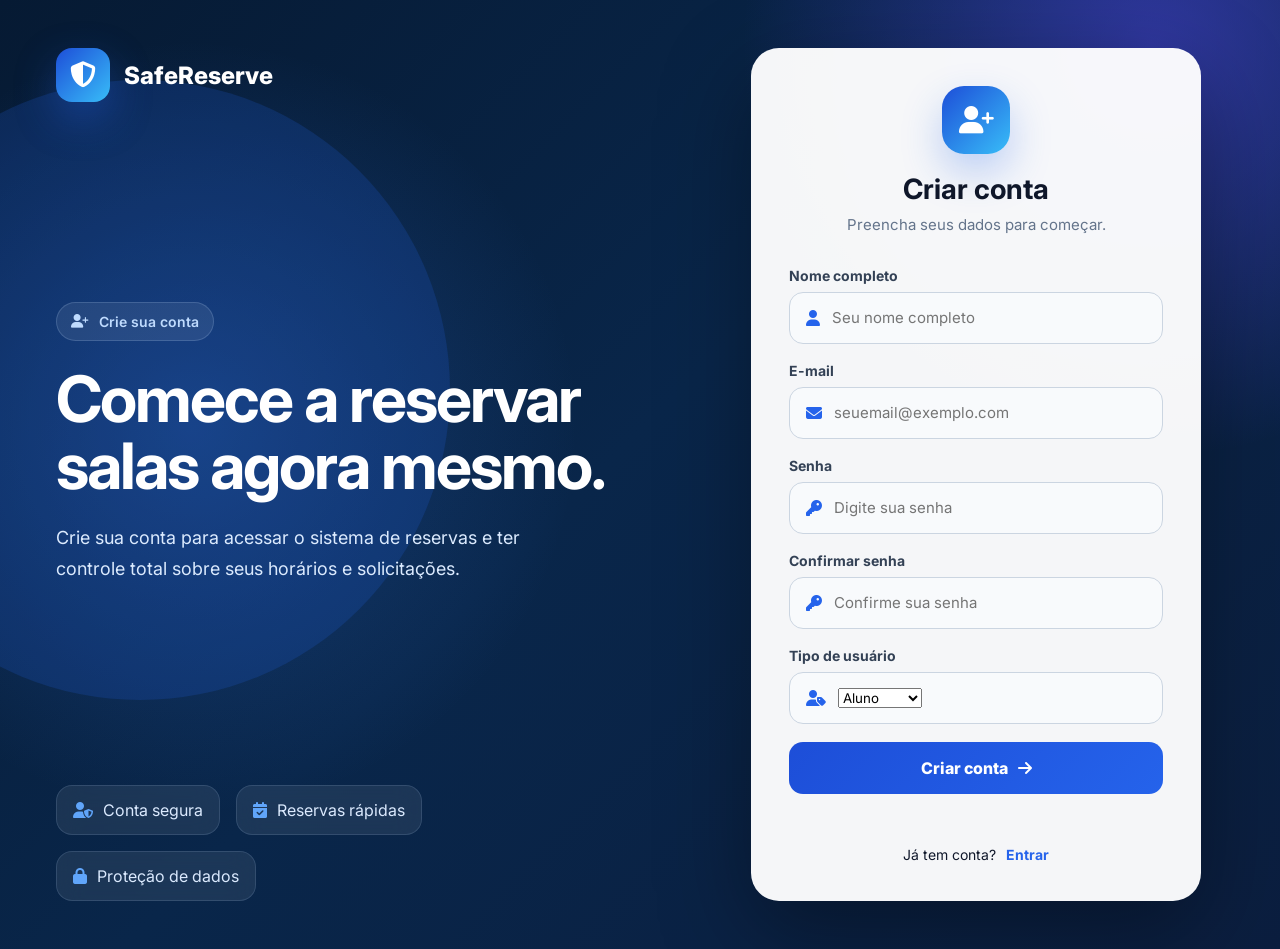
<file: frontend/createAccountPage/index.html>
<!DOCTYPE html>
<html lang="pt-BR">
<head>
  <meta charset="UTF-8" />
  <meta name="viewport" content="width=device-width, initial-scale=1.0"/>
  <title>SafeReserve | Criar Conta</title>

  <link rel="stylesheet" href="register.css" />

  <link
    rel="stylesheet"
    href="https://cdnjs.cloudflare.com/ajax/libs/font-awesome/6.5.1/css/all.min.css"
  />
</head>
<body>
  <main class="login-page">

    <!-- ESQUERDA (IGUAL LOGIN) -->
    <section class="login-left">
      <div class="brand">
        <div class="brand-icon">
          <i class="fa-solid fa-shield-halved"></i>
        </div>
        <span>SafeReserve</span>
      </div>

      <div class="hero-content">
        <span class="tag">
          <i class="fa-solid fa-user-plus"></i>
          Crie sua conta
        </span>

        <h1>Comece a reservar salas agora mesmo.</h1>

        <p>
          Crie sua conta para acessar o sistema de reservas e ter controle total
          sobre seus horários e solicitações.
        </p>
      </div>

      <div class="security-info">
        <div>
          <i class="fa-solid fa-user-shield"></i>
          <span>Conta segura</span>
        </div>

        <div>
          <i class="fa-solid fa-calendar-check"></i>
          <span>Reservas rápidas</span>
        </div>

        <div>
          <i class="fa-solid fa-lock"></i>
          <span>Proteção de dados</span>
        </div>
      </div>
    </section>

    <!-- DIREITA (FORM) -->
    <section class="login-right">
      <form class="login-card" id="registerForm">

        <div class="card-header">
          <div class="card-icon">
            <i class="fa-solid fa-user-plus"></i>
          </div>

          <h2>Criar conta</h2>
          <p>Preencha seus dados para começar.</p>
        </div>

        <!-- NOME -->
        <div class="form-group">
          <label>Nome completo</label>
          <div class="input-wrapper">
            <i class="fa-solid fa-user"></i>
            <input type="text" id="name" placeholder="Seu nome completo" required />
          </div>
        </div>

        <!-- EMAIL -->
        <div class="form-group">
          <label>E-mail</label>
          <div class="input-wrapper">
            <i class="fa-solid fa-envelope"></i>
            <input type="email" id="email" placeholder="seuemail@exemplo.com" required />
          </div>
        </div>

        <!-- SENHA -->
        <div class="form-group">
          <label>Senha</label>
          <div class="input-wrapper">
            <i class="fa-solid fa-key"></i>
            <input type="password" id="password" placeholder="Digite sua senha" required />
          </div>
        </div>

        <!-- CONFIRMAR SENHA -->
        <div class="form-group">
          <label>Confirmar senha</label>
          <div class="input-wrapper">
            <i class="fa-solid fa-key"></i>
            <input type="password" id="confirmPassword" placeholder="Confirme sua senha" required />
          </div>
        </div>

        <!-- TIPO -->
        <div class="form-group">
          <label>Tipo de usuário</label>
          <div class="input-wrapper">
            <i class="fa-solid fa-user-tag"></i>
            <select id="role">
              <option value="student">Aluno</option>
              <option value="teacher">Professor</option>
            </select>
          </div>
        </div>

        <button type="submit">
          Criar conta
          <i class="fa-solid fa-arrow-right"></i>
        </button>

        <p class="login-message" id="registerMessage"></p>

        <div class="form-footer">
          <span>Já tem conta?</span>
          <a href="../loginPage/login.html">Entrar</a>
        </div>

      </form>
    </section>

  </main>

  <script src="../shared/app.js"></script>
  <script src="register.js"></script>
</body>
</html>
</file>
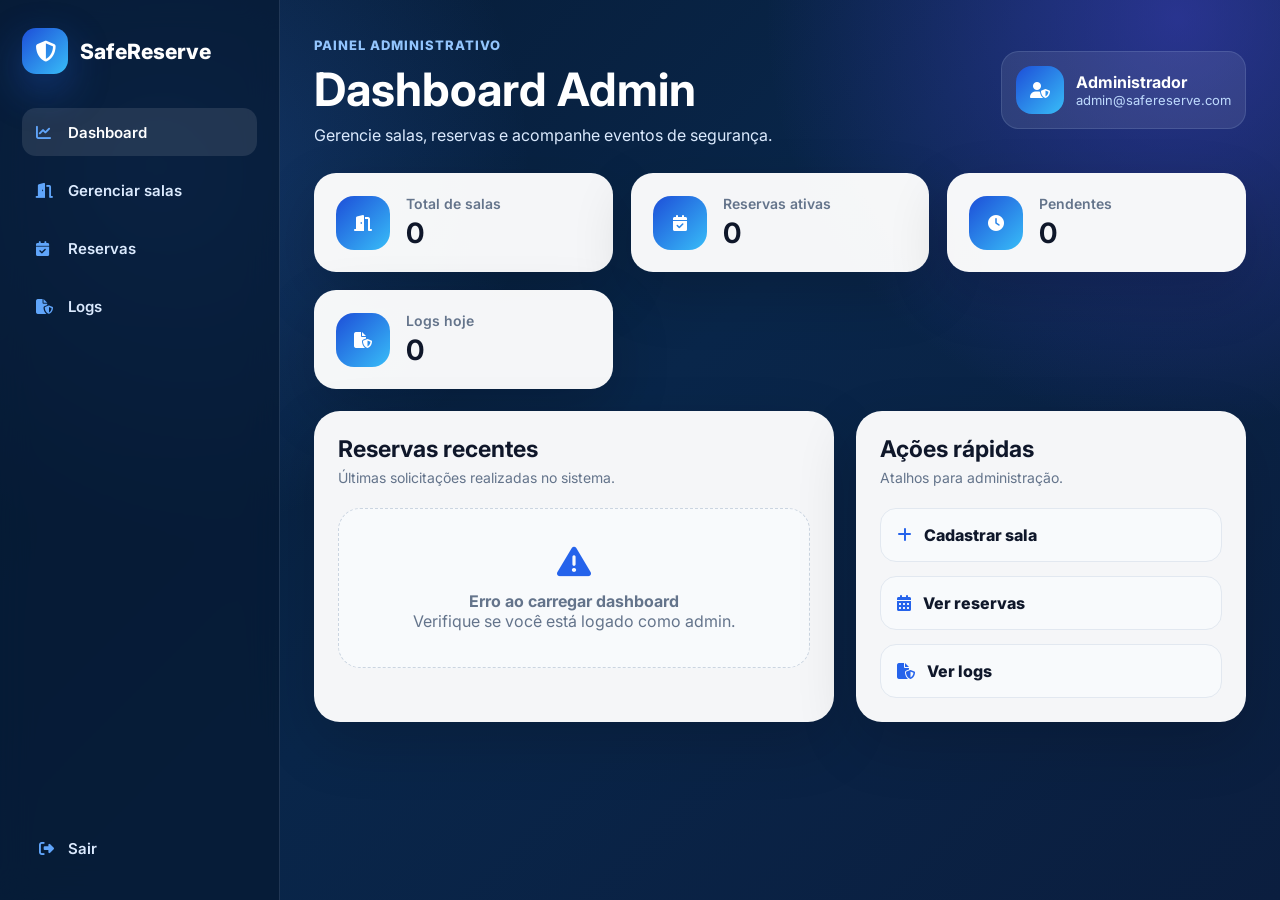
<file: frontend/adminDashboard/admin-dashboard.html>
<!DOCTYPE html>
<html lang="pt-BR">
<head>
  <meta charset="UTF-8" />
  <meta name="viewport" content="width=device-width, initial-scale=1.0" />
  <title>SafeReserve | Admin</title>

  <link rel="stylesheet" href="admin-dashboard.css" />
  <link
    rel="stylesheet"
    href="https://cdnjs.cloudflare.com/ajax/libs/font-awesome/6.5.1/css/all.min.css"
  />
</head>
<body>
  <main class="dashboard-page">
    <aside class="sidebar">
      <div class="brand">
        <div class="brand-icon">
          <i class="fa-solid fa-shield-halved"></i>
        </div>
        <span>SafeReserve</span>
      </div>

      <nav class="sidebar-nav">
        <a href="#" class="active">
          <i class="fa-solid fa-chart-line"></i>
          Dashboard
        </a>

        <a href="../adminRooms/admin-rooms.html">
          <i class="fa-solid fa-door-open"></i>
          Gerenciar salas
        </a>

        <a href="#">
          <i class="fa-solid fa-calendar-check"></i>
          Reservas
        </a>

        <a href="../adminLogs/admin-logs.html">
          <i class="fa-solid fa-file-shield"></i>
          Logs
        </a>
      </nav>

      <button class="logout-btn">
        <i class="fa-solid fa-right-from-bracket"></i>
        Sair
      </button>
    </aside>

    <section class="content">
      <header class="topbar">
        <div>
          <span class="page-label">Painel administrativo</span>
          <h1>Dashboard Admin</h1>
          <p>Gerencie salas, reservas e acompanhe eventos de segurança.</p>
        </div>

        <div class="user-box">
          <div class="user-avatar">
            <i class="fa-solid fa-user-shield"></i>
          </div>

          <div>
            <strong>Administrador</strong>
            <span>admin@safereserve.com</span>
          </div>
        </div>
      </header>

      <section class="summary-grid">
        <article class="summary-card">
          <div class="summary-icon">
            <i class="fa-solid fa-door-open"></i>
          </div>
          <div>
            <span>Total de salas</span>
            <strong id="roomsCount">0</strong>
          </div>
        </article>

        <article class="summary-card">
          <div class="summary-icon">
            <i class="fa-solid fa-calendar-check"></i>
          </div>
          <div>
            <span>Reservas ativas</span>
            <strong id="activeReservations">0</strong>
          </div>
        </article>

        <article class="summary-card">
          <div class="summary-icon">
            <i class="fa-solid fa-clock"></i>
          </div>
          <div>
            <span>Pendentes</span>
            <strong id="pendingReservations">0</strong>
          </div>
        </article>

        <article class="summary-card">
          <div class="summary-icon">
            <i class="fa-solid fa-file-shield"></i>
          </div>
          <div>
            <span>Logs hoje</span>
            <strong id="logsCount">0</strong>
          </div>
        </article>
      </section>

      <section class="main-grid">
        <div class="panel">
          <div class="panel-header">
            <div>
              <h2>Reservas recentes</h2>
              <p>Últimas solicitações realizadas no sistema.</p>
            </div>
          </div>

          <div class="reservations-list" id="reservationsList"></div>
        </div>

        <aside class="panel side-panel">
          <div class="panel-header simple">
            <div>
              <h2>Ações rápidas</h2>
              <p>Atalhos para administração.</p>
            </div>
          </div>

          <div class="quick-actions">
            <a href="../adminRooms/admin-rooms.html">
              <i class="fa-solid fa-plus"></i>
              Cadastrar sala
            </a>

            <a href="#">
              <i class="fa-solid fa-calendar-days"></i>
              Ver reservas
            </a>

            <a href="../adminLogs/admin-logs.html">
              <i class="fa-solid fa-file-shield"></i>
              Ver logs
            </a>
          </div>
        </aside>
      </section>
    </section>
  </main>

  <script src="admin-dashboard.js"></script>
</body>
</html>
</file>
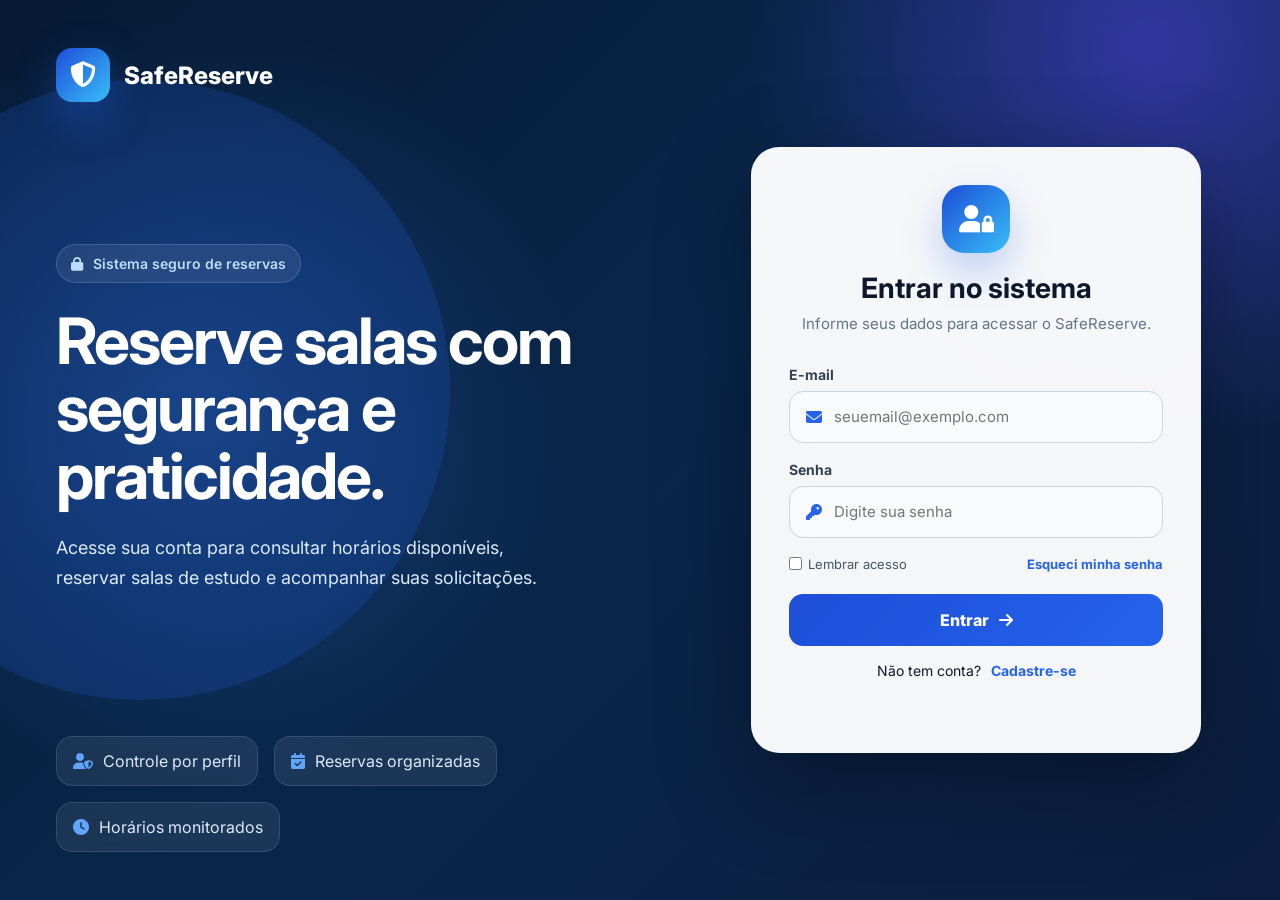
<file: frontend/adminLogs/admin-logs.html>
<!DOCTYPE html>
<html lang="pt-BR">
<head>
  <meta charset="UTF-8" />
  <meta name="viewport" content="width=device-width, initial-scale=1.0" />
  <title>SafeReserve | Logs</title>

  <link rel="stylesheet" href="admin-logs.css" />
  <link
    rel="stylesheet"
    href="https://cdnjs.cloudflare.com/ajax/libs/font-awesome/6.5.1/css/all.min.css"
  />
</head>
<body>
  <main class="dashboard-page">
    <aside class="sidebar">
      <div class="brand">
        <div class="brand-icon">
          <i class="fa-solid fa-shield-halved"></i>
        </div>
        <span>SafeReserve</span>
      </div>

      <nav class="sidebar-nav">
        <a href="../adminDashboard/admin-dashboard.html">
          <i class="fa-solid fa-chart-line"></i>
          Dashboard
        </a>

        <a href="../adminRooms/admin-rooms.html">
          <i class="fa-solid fa-door-open"></i>
          Gerenciar salas
        </a>

        <a href="../adminReservations/admin-reservations.html">
          <i class="fa-solid fa-calendar-check"></i>
          Reservas
        </a>

        <a href="#" class="active">
          <i class="fa-solid fa-file-shield"></i>
          Logs
        </a>
      </nav>

      <button class="logout-btn">
        <i class="fa-solid fa-right-from-bracket"></i>
        Sair
      </button>
    </aside>

    <section class="content">
      <header class="topbar">
        <div>
          <span class="page-label">Segurança</span>
          <h1>Logs de auditoria</h1>
          <p>Acompanhe ações importantes realizadas no sistema.</p>
        </div>

        <div class="user-box">
          <div class="user-avatar">
            <i class="fa-solid fa-user-shield"></i>
          </div>

          <div>
            <strong>Administrador</strong>
            <span>admin@safereserve.com</span>
          </div>
        </div>
      </header>

      <section class="summary-grid">
        <article class="summary-card">
          <div class="summary-icon">
            <i class="fa-solid fa-list-check"></i>
          </div>
          <div>
            <span>Total de logs</span>
            <strong id="totalLogs">0</strong>
          </div>
        </article>

        <article class="summary-card">
          <div class="summary-icon">
            <i class="fa-solid fa-plus"></i>
          </div>
          <div>
            <span>Criações</span>
            <strong id="createLogs">0</strong>
          </div>
        </article>

        <article class="summary-card">
          <div class="summary-icon">
            <i class="fa-solid fa-pen"></i>
          </div>
          <div>
            <span>Atualizações</span>
            <strong id="updateLogs">0</strong>
          </div>
        </article>

        <article class="summary-card">
          <div class="summary-icon">
            <i class="fa-solid fa-ban"></i>
          </div>
          <div>
            <span>Cancelamentos</span>
            <strong id="cancelLogs">0</strong>
          </div>
        </article>
      </section>

      <section class="panel">
        <div class="panel-header">
          <div>
            <h2>Eventos registrados</h2>
            <p>Logs com usuário, ação, entidade e horário.</p>
          </div>
        </div>

        <div class="filters">
          <button class="filter-btn active" data-filter="all">Todos</button>
          <button class="filter-btn" data-filter="CREATE">Criação</button>
          <button class="filter-btn" data-filter="UPDATE">Atualização</button>
          <button class="filter-btn" data-filter="DELETE">Remoção</button>
          <button class="filter-btn" data-filter="CANCEL">Cancelamento</button>
          <button class="filter-btn" data-filter="LOGIN">Login / Segurança</button>
        </div>

        <div class="logs-list" id="logsList"></div>
      </section>
    </section>
  </main>

  <script src="../shared/app.js"></script>
  <script src="admin-logs.js"></script>
</body>
</html>
</file>
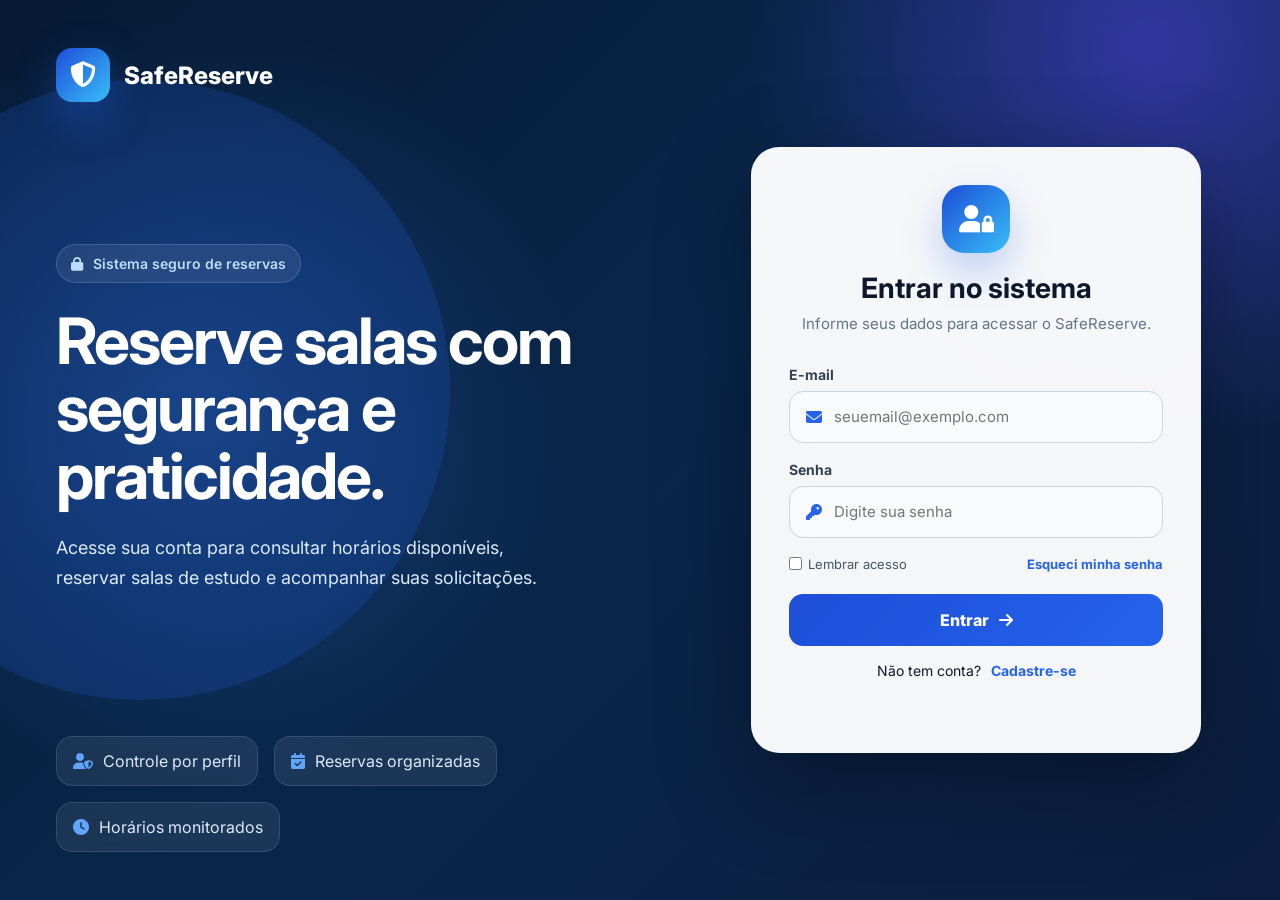
<file: frontend/adminReservations/admin-reservations.html>
<!DOCTYPE html>
<html lang="pt-BR">
<head>
  <meta charset="UTF-8" />
  <meta name="viewport" content="width=device-width, initial-scale=1.0" />
  <title>SafeReserve | Reservas</title>

  <link rel="stylesheet" href="../adminDashboard/admin-dashboard.css" />
  <link
    rel="stylesheet"
    href="https://cdnjs.cloudflare.com/ajax/libs/font-awesome/6.5.1/css/all.min.css"
  />
</head>
<body>
  <main class="dashboard-page">
    <aside class="sidebar">
      <div class="brand">
        <div class="brand-icon">
          <i class="fa-solid fa-shield-halved"></i>
        </div>
        <span>SafeReserve</span>
      </div>

      <nav class="sidebar-nav">
        <a href="../adminDashboard/admin-dashboard.html">
          <i class="fa-solid fa-chart-line"></i>
          Dashboard
        </a>

        <a href="../adminRooms/admin-rooms.html">
          <i class="fa-solid fa-door-open"></i>
          Gerenciar salas
        </a>

        <a href="#" class="active">
          <i class="fa-solid fa-calendar-check"></i>
          Reservas
        </a>

        <a href="../adminLogs/admin-logs.html">
          <i class="fa-solid fa-file-shield"></i>
          Logs
        </a>
      </nav>

      <button class="logout-btn">
        <i class="fa-solid fa-right-from-bracket"></i>
        Sair
      </button>
    </aside>

    <section class="content">
      <header class="topbar">
        <div>
          <span class="page-label">Administração</span>
          <h1>Reservas do sistema</h1>
          <p>Lista carregada em tempo real da API.</p>
        </div>

        <div class="user-box">
          <div class="user-avatar">
            <i class="fa-solid fa-user-shield"></i>
          </div>

          <div>
            <strong>Administrador</strong>
            <span>admin@safereserve.com</span>
          </div>
        </div>
      </header>

      <section class="summary-grid">
        <article class="summary-card">
          <div class="summary-icon">
            <i class="fa-solid fa-calendar-check"></i>
          </div>
          <div>
            <span>Total</span>
            <strong id="totalCount">0</strong>
          </div>
        </article>

        <article class="summary-card">
          <div class="summary-icon">
            <i class="fa-solid fa-circle-check"></i>
          </div>
          <div>
            <span>Aprovadas</span>
            <strong id="approvedCount">0</strong>
          </div>
        </article>

        <article class="summary-card">
          <div class="summary-icon">
            <i class="fa-solid fa-hourglass-half"></i>
          </div>
          <div>
            <span>Pendentes</span>
            <strong id="pendingCount">0</strong>
          </div>
        </article>

        <article class="summary-card">
          <div class="summary-icon">
            <i class="fa-solid fa-ban"></i>
          </div>
          <div>
            <span>Canceladas</span>
            <strong id="cancelledCount">0</strong>
          </div>
        </article>
      </section>

      <section class="panel">
        <div class="panel-header">
          <div>
            <h2>Todas as reservas</h2>
            <p>Dados persistidos no PostgreSQL via backend Django.</p>
          </div>
        </div>

        <p class="form-message" id="pageMessage"></p>
        <div class="reservations-list" id="reservationsList"></div>
      </section>
    </section>
  </main>

  <script src="../shared/app.js"></script>
  <script src="admin-reservations.js"></script>
</body>
</html>
</file>
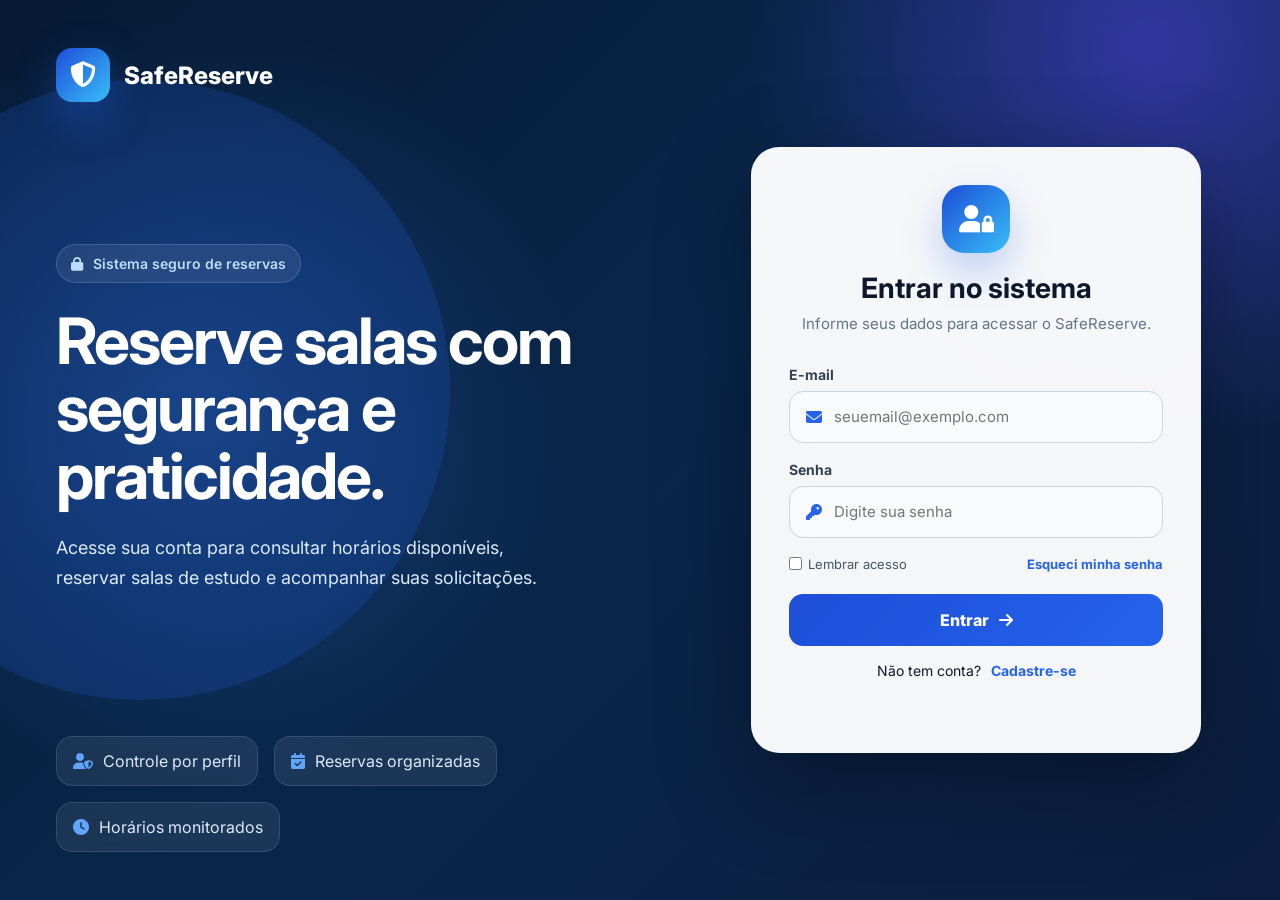
<file: frontend/adminRooms/admin-rooms.html>
<!DOCTYPE html>
<html lang="pt-BR">
<head>
  <meta charset="UTF-8" />
  <meta name="viewport" content="width=device-width, initial-scale=1.0" />
  <title>SafeReserve | Gerenciar Salas</title>

  <link rel="stylesheet" href="admin-rooms.css" />
  <link
    rel="stylesheet"
    href="https://cdnjs.cloudflare.com/ajax/libs/font-awesome/6.5.1/css/all.min.css"
  />
</head>
<body>
  <main class="dashboard-page">
    <aside class="sidebar">
      <div class="brand">
        <div class="brand-icon">
          <i class="fa-solid fa-shield-halved"></i>
        </div>
        <span>SafeReserve</span>
      </div>

      <nav class="sidebar-nav">
        <a href="../adminDashboard/admin-dashboard.html">
          <i class="fa-solid fa-chart-line"></i>
          Dashboard
        </a>

        <a href="#" class="active">
          <i class="fa-solid fa-door-open"></i>
          Gerenciar salas
        </a>

        <a href="../adminReservations/admin-reservations.html">
          <i class="fa-solid fa-calendar-check"></i>
          Reservas
        </a>

        <a href="../adminLogs/admin-logs.html">
          <i class="fa-solid fa-file-shield"></i>
          Logs
        </a>
      </nav>

      <button class="logout-btn">
        <i class="fa-solid fa-right-from-bracket"></i>
        Sair
      </button>
    </aside>

    <section class="content">
      <header class="topbar">
        <div>
          <span class="page-label">Administração</span>
          <h1>Gerenciar salas</h1>
          <p>Cadastre, edite e controle o status das salas disponíveis.</p>
        </div>

        <div class="user-box">
          <div class="user-avatar">
            <i class="fa-solid fa-user-shield"></i>
          </div>

          <div>
            <strong>Administrador</strong>
            <span>admin@safereserve.com</span>
          </div>
        </div>
      </header>

      <section class="rooms-layout">
        <form class="room-form-card" id="roomForm">
          <div class="panel-header">
            <div>
              <h2 id="formTitle">Cadastrar sala</h2>
              <p>Preencha os dados da sala.</p>
            </div>

            <div class="card-icon">
              <i class="fa-solid fa-door-open"></i>
            </div>
          </div>

          <input type="hidden" id="roomId" />

          <div class="form-group">
            <label for="roomName">Nome da sala</label>
            <div class="input-wrapper">
              <i class="fa-solid fa-door-closed"></i>
              <input id="roomName" type="text" placeholder="Ex: Sala de Estudos 01" required />
            </div>
          </div>

          <div class="form-group">
            <label for="roomCode">Código</label>
            <div class="input-wrapper">
              <i class="fa-solid fa-hashtag"></i>
              <input id="roomCode" type="text" placeholder="Ex: S01" required />
            </div>
          </div>

          <div class="form-group">
            <label for="roomType">Tipo</label>
            <div class="input-wrapper">
              <i class="fa-solid fa-layer-group"></i>
              <select id="roomType" required>
                <option value="">Selecione</option>
                <option value="study">Estudo</option>
                <option value="group">Grupo</option>
                <option value="meeting">Reunião</option>
                <option value="teacher">Professor</option>
              </select>
            </div>
          </div>

          <div class="form-group">
            <label for="roomCapacity">Capacidade</label>
            <div class="input-wrapper">
              <i class="fa-solid fa-users"></i>
              <input id="roomCapacity" type="number" min="1" placeholder="Ex: 6" required />
            </div>
          </div>

          <div class="form-group">
            <label for="roomLocation">Localização</label>
            <div class="input-wrapper">
              <i class="fa-solid fa-location-dot"></i>
              <input id="roomLocation" type="text" placeholder="Ex: Biblioteca - Piso 1" required />
            </div>
          </div>

          <div class="form-group">
            <label for="roomStatus">Status</label>
            <div class="input-wrapper">
              <i class="fa-solid fa-circle-info"></i>
              <select id="roomStatus" required>
                <option value="available">Disponível</option>
                <option value="maintenance">Manutenção</option>
                <option value="inactive">Inativa</option>
              </select>
            </div>
          </div>

          <button type="submit" class="primary-btn" id="submitButton">
            <i class="fa-solid fa-plus"></i>
            Cadastrar sala
          </button>

          <button type="button" class="secondary-btn" id="cancelEditButton">
            Cancelar edição
          </button>

          <p class="form-message" id="formMessage"></p>
        </form>

        <section class="rooms-panel">
          <div class="panel-header">
            <div>
              <h2>Salas cadastradas</h2>
              <p>Lista de salas disponíveis no sistema.</p>
            </div>
          </div>

          <div class="rooms-list" id="roomsList"></div>
        </section>
      </section>
    </section>
  </main>

  <script src="../shared/app.js"></script>
  <script src="admin-rooms.js"></script>
</body>
</html>
</file>
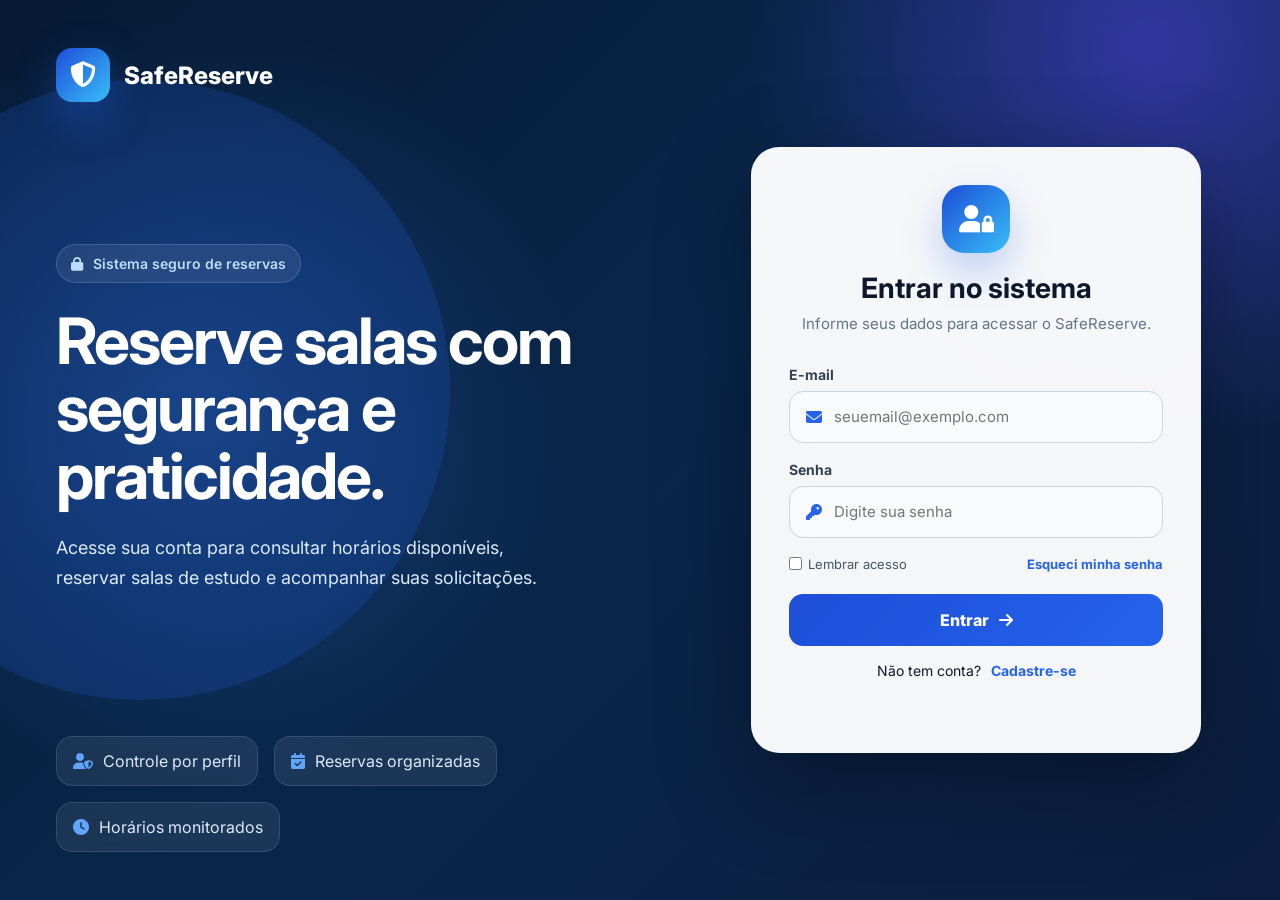
<file: frontend/loginPage/login.html>
<!DOCTYPE html>
<html lang="pt-BR">
<head>
  <meta charset="UTF-8" />
  <meta name="viewport" content="width=device-width, initial-scale=1.0" />
  <title>SafeReserve | Login</title>

  <link rel="stylesheet" href="login.css" />

  <link
    rel="stylesheet"
    href="https://cdnjs.cloudflare.com/ajax/libs/font-awesome/6.5.1/css/all.min.css"
  />
</head>
<body>
  <main class="login-page">
    <section class="login-left">
      <div class="brand">
        <div class="brand-icon">
          <i class="fa-solid fa-shield-halved"></i>
        </div>
        <span>SafeReserve</span>
      </div>

      <div class="hero-content">
        <span class="tag">
          <i class="fa-solid fa-lock"></i>
          Sistema seguro de reservas
        </span>

        <h1>Reserve salas com segurança e praticidade.</h1>

        <p>
          Acesse sua conta para consultar horários disponíveis,
          reservar salas de estudo e acompanhar suas solicitações.
        </p>
      </div>

      <div class="security-info">
        <div>
          <i class="fa-solid fa-user-shield"></i>
          <span>Controle por perfil</span>
        </div>

        <div>
          <i class="fa-solid fa-calendar-check"></i>
          <span>Reservas organizadas</span>
        </div>

        <div>
          <i class="fa-solid fa-clock"></i>
          <span>Horários monitorados</span>
        </div>
      </div>
    </section>

    <section class="login-right">
      <form class="login-card" id="loginForm">
        <div class="card-header">
          <div class="card-icon">
            <i class="fa-solid fa-user-lock"></i>
          </div>

          <h2>Entrar no sistema</h2>
          <p>Informe seus dados para acessar o SafeReserve.</p>
        </div>

        <div class="form-group">
          <label for="email">E-mail</label>

          <div class="input-wrapper">
            <i class="fa-solid fa-envelope"></i>
            <input
              type="email"
              id="email"
              placeholder="seuemail@exemplo.com"
              required
            />
          </div>
        </div>

        <div class="form-group">
          <label for="password">Senha</label>

          <div class="input-wrapper">
            <i class="fa-solid fa-key"></i>
            <input
              type="password"
              id="password"
              placeholder="Digite sua senha"
              required
            />
          </div>
        </div>

        <div class="form-options">
          <label>
            <input type="checkbox" />
            Lembrar acesso
          </label>

          <a href="#">Esqueci minha senha</a>
        </div>

        <button type="submit">
          Entrar
          <i class="fa-solid fa-arrow-right"></i>
        </button>

        <div class="form-footer">
          <span>Não tem conta?</span>
          <a href="../createAccountPage/index.html">Cadastre-se</a>
        </div>

        <p class="login-message" id="loginMessage"></p>
      </form>
    </section>
  </main>

  <script src="../shared/app.js"></script>
  <script src="login.js"></script>
</body>
</html>
</file>
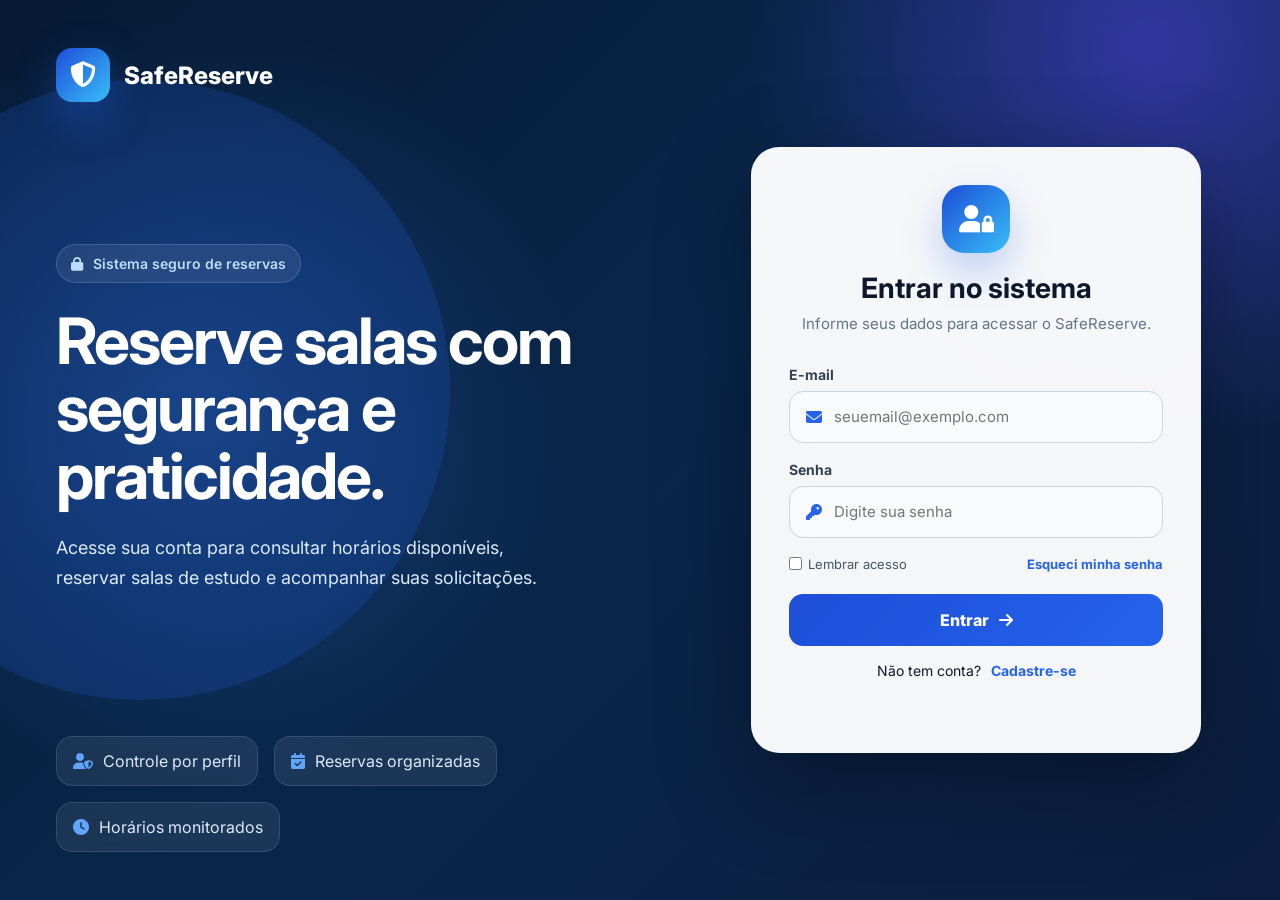
<file: frontend/myReservations/my-reservations.html>
<!DOCTYPE html>
<html lang="pt-BR">
<head>
  <meta charset="UTF-8" />
  <meta name="viewport" content="width=device-width, initial-scale=1.0" />
  <title>SafeReserve | Minhas Reservas</title>

  <link rel="stylesheet" href="my-reservations.css" />

  <link
    rel="stylesheet"
    href="https://cdnjs.cloudflare.com/ajax/libs/font-awesome/6.5.1/css/all.min.css"
  />
</head>
<body>
  <main class="dashboard-page">
    <aside class="sidebar">
      <div class="brand">
        <div class="brand-icon">
          <i class="fa-solid fa-shield-halved"></i>
        </div>
        <span>SafeReserve</span>
      </div>

      <nav class="sidebar-nav">
        <a href="../studentHome/student-home.html">
          <i class="fa-solid fa-house"></i>
          Home
        </a>

        <a href="../reservationPage/reservation.html">
          <i class="fa-solid fa-calendar-plus"></i>
          Reservar sala
        </a>

        <a href="#" class="active">
          <i class="fa-solid fa-calendar-check"></i>
          Minhas reservas
        </a>

        <a href="#">
          <i class="fa-solid fa-user"></i>
          Meu perfil
        </a>
      </nav>

      <button class="logout-btn">
        <i class="fa-solid fa-right-from-bracket"></i>
        Sair
      </button>
    </aside>

    <section class="content">
      <header class="topbar">
        <div>
          <span class="page-label">Reservas</span>
          <h1>Minhas reservas</h1>
          <p>Acompanhe suas reservas futuras, concluídas e canceladas.</p>
        </div>

        <div class="user-box">
          <div class="user-avatar">
            <i class="fa-solid fa-user-graduate"></i>
          </div>

          <div>
            <strong>Aluno</strong>
            <span>enzo@email.com</span>
          </div>
        </div>
      </header>

      <section class="summary-grid">
        <article class="summary-card">
          <div class="summary-icon">
            <i class="fa-solid fa-calendar-check"></i>
          </div>
          <div>
            <span>Ativas</span>
            <strong id="activeCount">0</strong>
          </div>
        </article>

        <article class="summary-card">
          <div class="summary-icon">
            <i class="fa-solid fa-circle-check"></i>
          </div>
          <div>
            <span>Concluídas</span>
            <strong id="completedCount">0</strong>
          </div>
        </article>

        <article class="summary-card">
          <div class="summary-icon">
            <i class="fa-solid fa-ban"></i>
          </div>
          <div>
            <span>Canceladas</span>
            <strong id="cancelledCount">0</strong>
          </div>
        </article>
      </section>

      <section class="panel">
        <div class="panel-header">
          <div>
            <h2>Histórico de reservas</h2>
            <p>Gerencie suas reservas e acompanhe o status.</p>
          </div>

          <a href="../reservationPage/reservation.html" class="primary-btn">
            <i class="fa-solid fa-plus"></i>
            Nova reserva
          </a>
        </div>

        <div class="filters">
          <button class="filter-btn active" data-filter="all">Todas</button>
          <button class="filter-btn" data-filter="active">Ativas</button>
          <button class="filter-btn" data-filter="completed">Concluídas</button>
          <button class="filter-btn" data-filter="cancelled">Canceladas</button>
        </div>

        <div class="reservations-list" id="reservationsList"></div>
      </section>
    </section>
  </main>

  <script src="../shared/app.js"></script>
  <script src="my-reservations.js"></script>
</body>
</html>
</file>
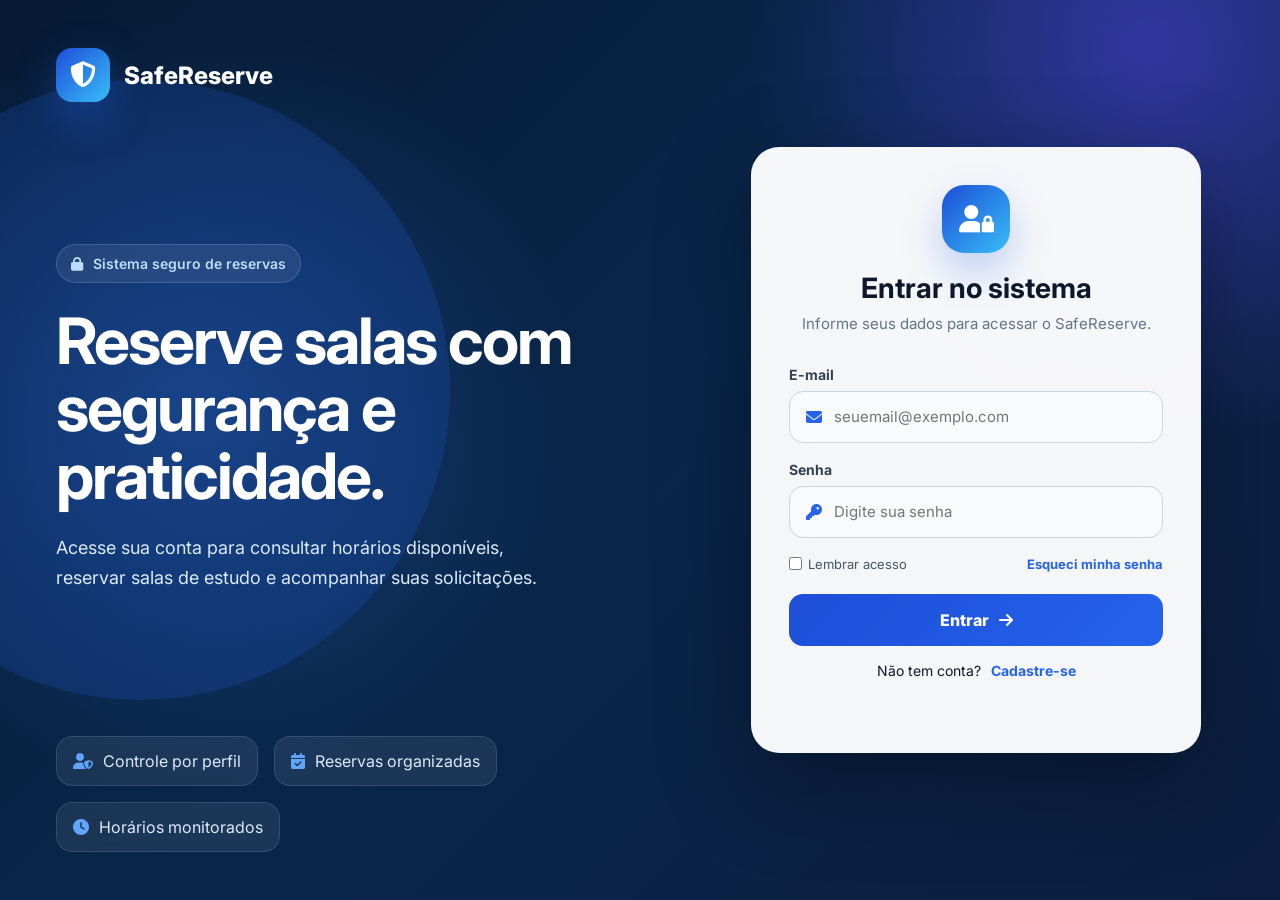
<file: frontend/studentHome/student-home.html>
<!DOCTYPE html>
<html lang="pt-BR">
<head>
  <meta charset="UTF-8" />
  <meta name="viewport" content="width=device-width, initial-scale=1.0" />
  <title>SafeReserve | Home Aluno</title>

  <link rel="stylesheet" href="student-home.css" />

  <link
    rel="stylesheet"
    href="https://cdnjs.cloudflare.com/ajax/libs/font-awesome/6.5.1/css/all.min.css"
  />
</head>
<body>
  <main class="dashboard-page">
    <aside class="sidebar">
      <div class="brand">
        <div class="brand-icon">
          <i class="fa-solid fa-shield-halved"></i>
        </div>
        <span>SafeReserve</span>
      </div>

      <nav class="sidebar-nav">
        <a href="#" class="active">
          <i class="fa-solid fa-house"></i>
          Home
        </a>

        <a href="../reservationPage/reservation.html">
          <i class="fa-solid fa-calendar-plus"></i>
          Reservar sala
        </a>

        <a href="../myReservations/my-reservations.html">
          <i class="fa-solid fa-calendar-check"></i>
          Minhas reservas
        </a>

        <a href="#">
          <i class="fa-solid fa-user"></i>
          Meu perfil
        </a>
      </nav>

      <button class="logout-btn">
        <i class="fa-solid fa-right-from-bracket"></i>
        Sair
      </button>
    </aside>

    <section class="content">
      <header class="topbar">
        <div>
          <span class="page-label">Área do aluno</span>
          <h1>Olá, estudante!</h1>
          <p>Consulte salas disponíveis e acompanhe suas reservas.</p>
        </div>

        <div class="user-box">
          <div class="user-avatar">
            <i class="fa-solid fa-user-graduate"></i>
          </div>

          <div>
            <strong>Aluno</strong>
            <span>enzo@email.com</span>
          </div>
        </div>
      </header>

      <section class="summary-grid">
        <article class="summary-card">
          <div class="summary-icon">
            <i class="fa-solid fa-calendar-check"></i>
          </div>
          <div>
            <span>Reservas ativas</span>
            <strong id="activeReservations">2</strong>
          </div>
        </article>

        <article class="summary-card">
          <div class="summary-icon">
            <i class="fa-solid fa-door-open"></i>
          </div>
          <div>
            <span>Salas disponíveis</span>
            <strong id="availableRooms">6</strong>
          </div>
        </article>

        <article class="summary-card">
          <div class="summary-icon">
            <i class="fa-solid fa-clock"></i>
          </div>
          <div>
            <span>Próxima reserva</span>
            <strong id="nextReservation">14:00</strong>
          </div>
        </article>
      </section>

      <section class="main-grid">
        <div class="panel">
          <div class="panel-header">
            <div>
              <h2>Salas disponíveis</h2>
              <p>Escolha uma sala para iniciar uma reserva.</p>
            </div>

            <button class="primary-btn">
              <i class="fa-solid fa-plus"></i>
              Nova reserva
            </button>
          </div>

          <div class="rooms-list" id="roomsList"></div>
        </div>

        <aside class="panel side-panel">
          <div class="panel-header simple">
            <div>
              <h2>Minhas próximas reservas</h2>
              <p>Reservas agendadas para os próximos dias.</p>
            </div>
          </div>

          <div class="reservations-list" id="reservationsList"></div>
        </aside>
      </section>
    </section>
  </main>

  <script src="../shared/app.js"></script>
  <script src="student-home.js"></script>
</body>
</html>
</file>
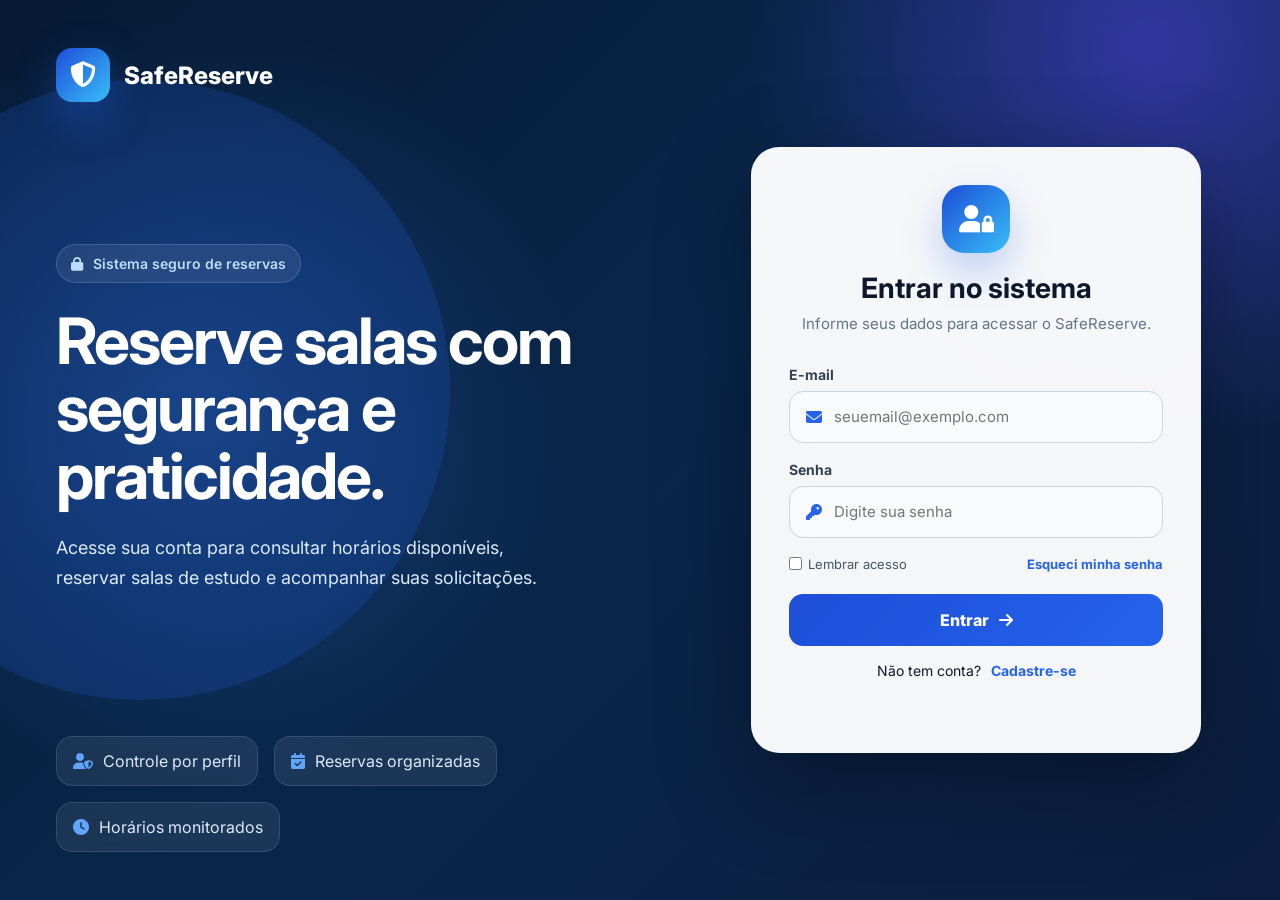
<file: frontend/teacherHome/teacher-home.html>
<!DOCTYPE html>
<html lang="pt-BR">
<head>
  <meta charset="UTF-8" />
  <meta name="viewport" content="width=device-width, initial-scale=1.0" />
  <title>SafeReserve | Home Professor</title>

  <link rel="stylesheet" href="teacher-home.css" />
  <link
    rel="stylesheet"
    href="https://cdnjs.cloudflare.com/ajax/libs/font-awesome/6.5.1/css/all.min.css"
  />
</head>
<body>
  <main class="dashboard-page">
    <aside class="sidebar">
      <div class="brand">
        <div class="brand-icon">
          <i class="fa-solid fa-shield-halved"></i>
        </div>
        <span>SafeReserve</span>
      </div>

      <nav class="sidebar-nav">
        <a href="#" class="active">
          <i class="fa-solid fa-house"></i>
          Home
        </a>

        <a href="../reservationPage/reservation.html">
          <i class="fa-solid fa-calendar-plus"></i>
          Reservar sala
        </a>

        <a href="../myReservations/my-reservations.html">
          <i class="fa-solid fa-calendar-check"></i>
          Minhas reservas
        </a>

        <a href="#">
          <i class="fa-solid fa-user-tie"></i>
          Meu perfil
        </a>
      </nav>

      <button class="logout-btn">
        <i class="fa-solid fa-right-from-bracket"></i>
        Sair
      </button>
    </aside>

    <section class="content">
      <header class="topbar">
        <div>
          <span class="page-label">Área do professor</span>
          <h1>Olá, Professor</h1>
          <p>Reserve salas comuns, salas de reunião e espaços exclusivos para professores.</p>
        </div>

        <div class="user-box">
          <div class="user-avatar">
            <i class="fa-solid fa-user-tie"></i>
          </div>

          <div>
            <strong>Professor</strong>
            <span>professor@email.com</span>
          </div>
        </div>
      </header>

      <section class="summary-grid">
        <article class="summary-card">
          <div class="summary-icon">
            <i class="fa-solid fa-calendar-check"></i>
          </div>
          <div>
            <span>Reservas ativas</span>
            <strong id="activeReservations">3</strong>
          </div>
        </article>

        <article class="summary-card">
          <div class="summary-icon">
            <i class="fa-solid fa-door-open"></i>
          </div>
          <div>
            <span>Salas disponíveis</span>
            <strong id="availableRooms">8</strong>
          </div>
        </article>

        <article class="summary-card">
          <div class="summary-icon">
            <i class="fa-solid fa-chalkboard-user"></i>
          </div>
          <div>
            <span>Salas exclusivas</span>
            <strong id="teacherRooms">2</strong>
          </div>
        </article>
      </section>

      <section class="main-grid">
        <div class="panel">
          <div class="panel-header">
            <div>
              <h2>Salas disponíveis para professores</h2>
              <p>Inclui salas comuns e espaços exclusivos para reuniões acadêmicas.</p>
            </div>

            <a href="../reservationPage/reservation.html" class="primary-btn">
              <i class="fa-solid fa-plus"></i>
              Nova reserva
            </a>
          </div>

          <div class="rooms-list" id="roomsList"></div>
        </div>

        <aside class="panel side-panel">
          <div class="panel-header simple">
            <div>
              <h2>Agenda do professor</h2>
              <p>Próximas reservas e reuniões agendadas.</p>
            </div>
          </div>

          <div class="reservations-list" id="reservationsList"></div>
        </aside>
      </section>
    </section>
  </main>

  <script src="../shared/app.js"></script>
  <script src="teacher-home.js"></script>
</body>
</html>
</file>
<file: frontend/createAccountPage/register.css>
@import url("https://fonts.googleapis.com/css2?family=Inter:wght@400;500;600;700;800&display=swap");

* {
  margin: 0;
  padding: 0;
  box-sizing: border-box;
  font-family: "Inter", sans-serif;
}

body {
  min-height: 100vh;
  background: #071b35;
  color: #fff;
}

.login-page {
  min-height: 100vh;
  display: grid;
  grid-template-columns: 1.05fr 0.95fr;
  overflow: hidden;
  background:
    radial-gradient(circle at 15% 45%, rgba(59, 130, 246, 0.28), transparent 32%),
    radial-gradient(circle at 90% 5%, rgba(79, 70, 229, 0.55), transparent 28%),
    linear-gradient(135deg, #061a33 0%, #09264a 48%, #0b1e3f 100%);
}

.login-left {
  position: relative;
  padding: 48px 56px;
  display: flex;
  flex-direction: column;
  justify-content: space-between;
}

.login-left::before {
  content: "";
  position: absolute;
  width: 620px;
  height: 620px;
  left: -170px;
  top: 80px;
  border-radius: 50%;
  background: rgba(37, 99, 235, 0.18);
  z-index: 0;
}

.brand,
.hero-content,
.security-info {
  position: relative;
  z-index: 1;
}

.brand {
  display: flex;
  align-items: center;
  gap: 14px;
  font-size: 24px;
  font-weight: 800;
}

.brand-icon {
  width: 54px;
  height: 54px;
  border-radius: 16px;
  background: linear-gradient(135deg, #1d4ed8, #38bdf8);
  display: grid;
  place-items: center;
  box-shadow: 0 16px 40px rgba(37, 99, 235, 0.35);
}

.brand-icon i {
  font-size: 26px;
}

.hero-content {
  max-width: 620px;
}

.tag {
  display: inline-flex;
  align-items: center;
  gap: 10px;
  padding: 10px 14px;
  margin-bottom: 24px;
  border-radius: 999px;
  color: #bfdbfe;
  background: rgba(255, 255, 255, 0.08);
  border: 1px solid rgba(191, 219, 254, 0.18);
  font-size: 14px;
  font-weight: 600;
}

.hero-content h1 {
  font-size: clamp(42px, 5vw, 70px);
  line-height: 1.05;
  letter-spacing: -2px;
  margin-bottom: 24px;
}

.hero-content p {
  max-width: 520px;
  color: #dbeafe;
  font-size: 18px;
  line-height: 1.7;
}

.security-info {
  display: flex;
  gap: 16px;
  flex-wrap: wrap;
}

.security-info div {
  display: flex;
  align-items: center;
  gap: 10px;
  padding: 14px 16px;
  border-radius: 16px;
  color: #dbeafe;
  background: rgba(255, 255, 255, 0.08);
  border: 1px solid rgba(191, 219, 254, 0.14);
  backdrop-filter: blur(12px);
}

.security-info i {
  color: #60a5fa;
}

.login-right {
  display: flex;
  align-items: center;
  justify-content: center;
  padding: 48px;
}

.login-card {
  width: 100%;
  max-width: 450px;
  padding: 38px;
  border-radius: 28px;
  background: rgba(255, 255, 255, 0.96);
  color: #0f172a;
  box-shadow: 0 30px 90px rgba(0, 0, 0, 0.35);
}

.card-header {
  text-align: center;
  margin-bottom: 30px;
}

.card-icon {
  width: 68px;
  height: 68px;
  margin: 0 auto 18px;
  border-radius: 22px;
  display: grid;
  place-items: center;
  color: #fff;
  background: linear-gradient(135deg, #1d4ed8, #38bdf8);
  box-shadow: 0 18px 40px rgba(37, 99, 235, 0.28);
}

.card-icon i {
  font-size: 28px;
}

.card-header h2 {
  font-size: 28px;
  margin-bottom: 8px;
}

.card-header p {
  color: #64748b;
  font-size: 15px;
  line-height: 1.5;
}

.form-group {
  margin-bottom: 18px;
}

.form-group label {
  display: block;
  margin-bottom: 8px;
  color: #334155;
  font-size: 14px;
  font-weight: 700;
}

.input-wrapper {
  height: 52px;
  display: flex;
  align-items: center;
  gap: 12px;
  padding: 0 16px;
  border-radius: 14px;
  background: #f8fafc;
  border: 1px solid #cbd5e1;
  transition: 0.2s ease;
}

.input-wrapper:focus-within {
  border-color: #2563eb;
  box-shadow: 0 0 0 4px rgba(37, 99, 235, 0.12);
}

.input-wrapper i {
  color: #2563eb;
}

.input-wrapper input {
  width: 100%;
  border: none;
  outline: none;
  background: transparent;
  font-size: 15px;
  color: #0f172a;
}

.form-options {
  display: flex;
  justify-content: space-between;
  gap: 12px;
  align-items: center;
  margin: 6px 0 22px;
  font-size: 13px;
}

.form-options label {
  display: flex;
  align-items: center;
  gap: 6px;
  color: #475569;
}

.form-options a {
  color: #2563eb;
  text-decoration: none;
  font-weight: 700;
}

button {
  width: 100%;
  height: 52px;
  border: none;
  border-radius: 14px;
  color: #fff;
  background: linear-gradient(135deg, #1d4ed8, #2563eb);
  font-size: 16px;
  font-weight: 800;
  cursor: pointer;
  display: inline-flex;
  align-items: center;
  justify-content: center;
  gap: 10px;
  transition: transform 0.2s ease, box-shadow 0.2s ease;
}

button:hover {
  transform: translateY(-2px);
  box-shadow: 0 16px 34px rgba(37, 99, 235, 0.3);
}

.login-message {
  margin-top: 16px;
  min-height: 20px;
  text-align: center;
  font-size: 14px;
  font-weight: 600;
}

.login-message.success {
  color: #16a34a;
}

.login-message.error {
  color: #dc2626;
}

@media (max-width: 900px) {
  .login-page {
    grid-template-columns: 1fr;
  }

  .login-left {
    min-height: 46vh;
    padding: 32px 24px;
    gap: 42px;
  }

  .hero-content h1 {
    font-size: 42px;
  }

  .security-info {
    display: none;
  }

  .login-right {
    padding: 28px 20px 42px;
  }

  .login-card {
    padding: 30px 24px;
    border-radius: 24px;
  }
}

@media (max-width: 520px) {
  .brand {
    font-size: 20px;
  }

  .brand-icon {
    width: 46px;
    height: 46px;
  }

  .hero-content h1 {
    font-size: 36px;
  }

  .hero-content p {
    font-size: 16px;
  }

  .form-options {
    flex-direction: column;
    align-items: flex-start;
  }
}

.form-footer {
  margin-top: 16px;
  text-align: center;
  font-size: 14px;
}

.form-footer a {
  color: #2563eb;
  font-weight: 700;
  text-decoration: none;
  margin-left: 6px;
}
</file>
<file: frontend/adminDashboard/admin-dashboard.css>
@import url("https://fonts.googleapis.com/css2?family=Inter:wght@400;500;600;700;800&display=swap");

* {
  margin: 0;
  padding: 0;
  box-sizing: border-box;
  font-family: "Inter", sans-serif;
}

body {
  min-height: 100vh;
  background: #061a33;
  color: #0f172a;
}

.dashboard-page {
  min-height: 100vh;
  display: grid;
  grid-template-columns: 280px 1fr;
  background:
    radial-gradient(circle at 12% 18%, rgba(59, 130, 246, 0.25), transparent 28%),
    radial-gradient(circle at 92% 2%, rgba(79, 70, 229, 0.45), transparent 28%),
    linear-gradient(135deg, #061a33 0%, #09264a 48%, #0b1e3f 100%);
}

.sidebar {
  position: sticky;
  top: 0;
  height: 100vh;
  padding: 28px 22px;
  display: flex;
  flex-direction: column;
  border-right: 1px solid rgba(191, 219, 254, 0.14);
  background: rgba(6, 26, 51, 0.72);
  backdrop-filter: blur(16px);
}

.brand {
  display: flex;
  align-items: center;
  gap: 12px;
  color: #fff;
  font-size: 21px;
  font-weight: 800;
  margin-bottom: 34px;
}

.brand-icon {
  width: 46px;
  height: 46px;
  border-radius: 14px;
  background: linear-gradient(135deg, #1d4ed8, #38bdf8);
  display: grid;
  place-items: center;
  box-shadow: 0 16px 40px rgba(37, 99, 235, 0.35);
}

.sidebar-nav {
  display: flex;
  flex-direction: column;
  gap: 10px;
}

.sidebar-nav a,
.logout-btn {
  min-height: 48px;
  padding: 0 14px;
  border-radius: 14px;
  display: flex;
  align-items: center;
  gap: 12px;
  color: #dbeafe;
  text-decoration: none;
  font-size: 15px;
  font-weight: 600;
  background: transparent;
  border: none;
  cursor: pointer;
  transition: 0.2s ease;
}

.sidebar-nav a:hover,
.sidebar-nav a.active {
  background: rgba(255, 255, 255, 0.1);
  color: #fff;
}

.sidebar-nav i,
.logout-btn i {
  width: 20px;
  color: #60a5fa;
}

.logout-btn {
  margin-top: auto;
}

.logout-btn:hover {
  background: rgba(239, 68, 68, 0.12);
  color: #fecaca;
}

.content {
  padding: 34px;
}

.topbar {
  display: flex;
  justify-content: space-between;
  gap: 24px;
  align-items: center;
  margin-bottom: 28px;
  color: #fff;
}

.page-label {
  display: inline-block;
  margin-bottom: 8px;
  color: #93c5fd;
  font-size: 13px;
  font-weight: 800;
  text-transform: uppercase;
  letter-spacing: 1px;
}

.topbar h1 {
  font-size: clamp(30px, 4vw, 46px);
  margin-bottom: 8px;
}

.topbar p {
  color: #dbeafe;
  font-size: 16px;
}

.user-box {
  min-width: 230px;
  padding: 14px;
  display: flex;
  align-items: center;
  gap: 12px;
  border-radius: 18px;
  color: #fff;
  background: rgba(255, 255, 255, 0.09);
  border: 1px solid rgba(191, 219, 254, 0.14);
}

.user-avatar {
  width: 48px;
  height: 48px;
  border-radius: 16px;
  background: linear-gradient(135deg, #1d4ed8, #38bdf8);
  display: grid;
  place-items: center;
}

.user-box strong,
.user-box span {
  display: block;
}

.user-box span {
  color: #bfdbfe;
  font-size: 13px;
}

.summary-grid {
  display: grid;
  grid-template-columns: repeat(3, 1fr);
  gap: 18px;
  margin-bottom: 22px;
}

.summary-card {
  padding: 22px;
  border-radius: 22px;
  display: flex;
  align-items: center;
  gap: 16px;
  background: rgba(255, 255, 255, 0.96);
  box-shadow: 0 22px 60px rgba(0, 0, 0, 0.16);
}

.summary-icon {
  width: 54px;
  height: 54px;
  border-radius: 18px;
  display: grid;
  place-items: center;
  color: #fff;
  background: linear-gradient(135deg, #1d4ed8, #38bdf8);
}

.summary-card span {
  display: block;
  color: #64748b;
  font-size: 14px;
  font-weight: 600;
  margin-bottom: 4px;
}

.summary-card strong {
  font-size: 28px;
}

.main-grid {
  display: grid;
  grid-template-columns: 1fr 390px;
  gap: 22px;
}

.panel {
  padding: 24px;
  border-radius: 26px;
  background: rgba(255, 255, 255, 0.96);
  box-shadow: 0 22px 60px rgba(0, 0, 0, 0.16);
}

.panel-header {
  display: flex;
  justify-content: space-between;
  gap: 16px;
  align-items: center;
  margin-bottom: 22px;
}

.panel-header.simple {
  align-items: flex-start;
}

.panel-header h2 {
  font-size: 23px;
  margin-bottom: 6px;
}

.panel-header p {
  color: #64748b;
  font-size: 14px;
}

.primary-btn,
.reserve-btn {
  border: none;
  border-radius: 14px;
  color: #fff;
  background: linear-gradient(135deg, #1d4ed8, #2563eb);
  font-weight: 800;
  cursor: pointer;
  transition: 0.2s ease;
}

.primary-btn {
  height: 46px;
  padding: 0 16px;
  display: inline-flex;
  align-items: center;
  gap: 8px;
}

.primary-btn:hover,
.reserve-btn:hover {
  transform: translateY(-2px);
  box-shadow: 0 14px 28px rgba(37, 99, 235, 0.28);
}

.rooms-list {
  display: grid;
  gap: 14px;
}

.room-card {
  padding: 18px;
  border: 1px solid #e2e8f0;
  border-radius: 20px;
  display: grid;
  grid-template-columns: 1fr auto;
  gap: 16px;
  align-items: center;
  background: #f8fafc;
}

.room-info h3 {
  font-size: 18px;
  margin-bottom: 8px;
}

.room-meta {
  display: flex;
  flex-wrap: wrap;
  gap: 10px;
  color: #64748b;
  font-size: 13px;
  font-weight: 600;
}

.room-meta span {
  display: inline-flex;
  align-items: center;
  gap: 6px;
}

.status {
  display: inline-flex;
  align-items: center;
  gap: 6px;
  margin-top: 12px;
  padding: 7px 10px;
  border-radius: 999px;
  color: #166534;
  background: #dcfce7;
  font-size: 12px;
  font-weight: 800;
}

.reserve-btn {
  height: 42px;
  padding: 0 14px;
}

.reservations-list {
  display: grid;
  gap: 14px;
}

.reservation-card {
  padding: 16px;
  border-radius: 18px;
  background: #f8fafc;
  border: 1px solid #e2e8f0;
}

.reservation-card strong {
  display: block;
  margin-bottom: 8px;
}

.reservation-card span {
  display: flex;
  align-items: center;
  gap: 8px;
  color: #64748b;
  font-size: 13px;
  font-weight: 600;
  margin-top: 6px;
}

.reservation-card i {
  color: #2563eb;
}

@media (max-width: 1100px) {
  .dashboard-page {
    grid-template-columns: 1fr;
  }

  .sidebar {
    position: relative;
    height: auto;
  }

  .sidebar-nav {
    display: grid;
    grid-template-columns: repeat(2, 1fr);
  }

  .logout-btn {
    margin-top: 18px;
  }

  .main-grid {
    grid-template-columns: 1fr;
  }
}

@media (max-width: 760px) {
  .content {
    padding: 24px 18px;
  }

  .topbar {
    flex-direction: column;
    align-items: flex-start;
  }

  .user-box {
    width: 100%;
  }

  .summary-grid {
    grid-template-columns: 1fr;
  }

  .panel-header {
    flex-direction: column;
    align-items: flex-start;
  }

  .primary-btn {
    width: 100%;
    justify-content: center;
  }

  .room-card {
    grid-template-columns: 1fr;
  }

  .reserve-btn {
    width: 100%;
  }
}

.quick-actions {
  display: grid;
  gap: 14px;
}

.quick-actions a {
  min-height: 54px;
  padding: 0 16px;
  border-radius: 16px;
  display: flex;
  align-items: center;
  gap: 12px;
  color: #0f172a;
  text-decoration: none;
  font-weight: 800;
  background: #f8fafc;
  border: 1px solid #e2e8f0;
  transition: 0.2s ease;
}

.quick-actions a:hover {
  color: #fff;
  background: linear-gradient(135deg, #1d4ed8, #2563eb);
  transform: translateY(-2px);
}

.quick-actions i {
  color: #2563eb;
}

.quick-actions a:hover i {
  color: #fff;
}

.reservation-card.pending .status {
  color: #92400e;
  background: #fef3c7;
}

.reservation-card.approved .status {
  color: #166534;
  background: #dcfce7;
}

.reservation-card.cancelled .status {
  color: #991b1b;
  background: #fee2e2;
}

.empty-state {
  padding: 36px;
  border-radius: 22px;
  text-align: center;
  color: #64748b;
  background: #f8fafc;
  border: 1px dashed #cbd5e1;
}

.empty-state i {
  display: block;
  margin-bottom: 12px;
  color: #2563eb;
  font-size: 34px;
}

.form-message {
  margin-bottom: 16px;
  font-size: 14px;
  font-weight: 600;
}

.form-message.error {
  color: #991b1b;
}
</file>
<file: frontend/adminLogs/admin-logs.css>
@import url("https://fonts.googleapis.com/css2?family=Inter:wght@400;500;600;700;800&display=swap");

* {
  margin: 0;
  padding: 0;
  box-sizing: border-box;
  font-family: "Inter", sans-serif;
}

body {
  min-height: 100vh;
  background: #061a33;
  color: #0f172a;
}

.dashboard-page {
  min-height: 100vh;
  display: grid;
  grid-template-columns: 280px 1fr;
  background:
    radial-gradient(circle at 12% 18%, rgba(59, 130, 246, 0.25), transparent 28%),
    radial-gradient(circle at 92% 2%, rgba(79, 70, 229, 0.45), transparent 28%),
    linear-gradient(135deg, #061a33 0%, #09264a 48%, #0b1e3f 100%);
}

.sidebar {
  position: sticky;
  top: 0;
  height: 100vh;
  padding: 28px 22px;
  display: flex;
  flex-direction: column;
  border-right: 1px solid rgba(191, 219, 254, 0.14);
  background: rgba(6, 26, 51, 0.72);
  backdrop-filter: blur(16px);
}

.brand {
  display: flex;
  align-items: center;
  gap: 12px;
  color: #fff;
  font-size: 21px;
  font-weight: 800;
  margin-bottom: 34px;
}

.brand-icon {
  width: 46px;
  height: 46px;
  border-radius: 14px;
  background: linear-gradient(135deg, #1d4ed8, #38bdf8);
  display: grid;
  place-items: center;
  box-shadow: 0 16px 40px rgba(37, 99, 235, 0.35);
}

.sidebar-nav {
  display: flex;
  flex-direction: column;
  gap: 10px;
}

.sidebar-nav a,
.logout-btn {
  min-height: 48px;
  padding: 0 14px;
  border-radius: 14px;
  display: flex;
  align-items: center;
  gap: 12px;
  color: #dbeafe;
  text-decoration: none;
  font-size: 15px;
  font-weight: 600;
  background: transparent;
  border: none;
  cursor: pointer;
  transition: 0.2s ease;
}

.sidebar-nav a:hover,
.sidebar-nav a.active {
  background: rgba(255, 255, 255, 0.1);
  color: #fff;
}

.sidebar-nav i,
.logout-btn i {
  width: 20px;
  color: #60a5fa;
}

.logout-btn {
  margin-top: auto;
}

.logout-btn:hover {
  background: rgba(239, 68, 68, 0.12);
  color: #fecaca;
}

.content {
  padding: 34px;
}

.topbar {
  display: flex;
  justify-content: space-between;
  gap: 24px;
  align-items: center;
  margin-bottom: 28px;
  color: #fff;
}

.page-label {
  display: inline-block;
  margin-bottom: 8px;
  color: #93c5fd;
  font-size: 13px;
  font-weight: 800;
  text-transform: uppercase;
  letter-spacing: 1px;
}

.topbar h1 {
  font-size: clamp(30px, 4vw, 46px);
  margin-bottom: 8px;
}

.topbar p {
  color: #dbeafe;
  font-size: 16px;
}

.user-box {
  min-width: 230px;
  padding: 14px;
  display: flex;
  align-items: center;
  gap: 12px;
  border-radius: 18px;
  color: #fff;
  background: rgba(255, 255, 255, 0.09);
  border: 1px solid rgba(191, 219, 254, 0.14);
}

.user-avatar {
  width: 48px;
  height: 48px;
  border-radius: 16px;
  background: linear-gradient(135deg, #1d4ed8, #38bdf8);
  display: grid;
  place-items: center;
}

.user-box strong,
.user-box span {
  display: block;
}

.user-box span {
  color: #bfdbfe;
  font-size: 13px;
}

.summary-grid {
  display: grid;
  grid-template-columns: repeat(3, 1fr);
  gap: 18px;
  margin-bottom: 22px;
}

.summary-card {
  padding: 22px;
  border-radius: 22px;
  display: flex;
  align-items: center;
  gap: 16px;
  background: rgba(255, 255, 255, 0.96);
  box-shadow: 0 22px 60px rgba(0, 0, 0, 0.16);
}

.summary-icon {
  width: 54px;
  height: 54px;
  border-radius: 18px;
  display: grid;
  place-items: center;
  color: #fff;
  background: linear-gradient(135deg, #1d4ed8, #38bdf8);
}

.summary-card span {
  display: block;
  color: #64748b;
  font-size: 14px;
  font-weight: 600;
  margin-bottom: 4px;
}

.summary-card strong {
  font-size: 28px;
}

.panel {
  padding: 24px;
  border-radius: 26px;
  background: rgba(255, 255, 255, 0.96);
  box-shadow: 0 22px 60px rgba(0, 0, 0, 0.16);
}

.panel-header {
  display: flex;
  justify-content: space-between;
  gap: 16px;
  align-items: center;
  margin-bottom: 20px;
}

.panel-header h2 {
  font-size: 23px;
  margin-bottom: 6px;
}

.panel-header p {
  color: #64748b;
  font-size: 14px;
}

.primary-btn {
  height: 46px;
  padding: 0 16px;
  border-radius: 14px;
  color: #fff;
  background: linear-gradient(135deg, #1d4ed8, #2563eb);
  font-weight: 800;
  text-decoration: none;
  display: inline-flex;
  align-items: center;
  gap: 8px;
}

.filters {
  display: flex;
  flex-wrap: wrap;
  gap: 10px;
  margin-bottom: 22px;
}

.filter-btn {
  border: none;
  padding: 10px 14px;
  border-radius: 999px;
  color: #475569;
  background: #f1f5f9;
  font-weight: 800;
  cursor: pointer;
  transition: 0.2s ease;
}

.filter-btn.active,
.filter-btn:hover {
  color: #fff;
  background: #2563eb;
}

.reservations-list {
  display: grid;
  gap: 14px;
}

.reservation-card {
  padding: 18px;
  border: 1px solid #e2e8f0;
  border-radius: 20px;
  display: grid;
  grid-template-columns: 1fr auto;
  gap: 16px;
  align-items: center;
  background: #f8fafc;
}

.reservation-card h3 {
  font-size: 18px;
  margin-bottom: 8px;
}

.reservation-meta {
  display: flex;
  flex-wrap: wrap;
  gap: 10px;
  color: #64748b;
  font-size: 13px;
  font-weight: 600;
}

.reservation-meta span {
  display: inline-flex;
  align-items: center;
  gap: 6px;
}

.status-badge {
  display: inline-flex;
  align-items: center;
  gap: 6px;
  margin-top: 12px;
  padding: 7px 10px;
  border-radius: 999px;
  font-size: 12px;
  font-weight: 800;
}

.status-badge.active {
  color: #1e40af;
  background: #dbeafe;
}

.status-badge.completed {
  color: #166534;
  background: #dcfce7;
}

.status-badge.cancelled {
  color: #991b1b;
  background: #fee2e2;
}

.cancel-btn {
  height: 42px;
  padding: 0 14px;
  border: none;
  border-radius: 14px;
  color: #991b1b;
  background: #fee2e2;
  font-weight: 800;
  cursor: pointer;
  transition: 0.2s ease;
}

.cancel-btn:hover {
  background: #fecaca;
}

.cancel-btn:disabled {
  opacity: 0.45;
  cursor: not-allowed;
}

.empty-state {
  padding: 36px;
  border-radius: 22px;
  text-align: center;
  color: #64748b;
  background: #f8fafc;
  border: 1px dashed #cbd5e1;
}

.empty-state i {
  display: block;
  margin-bottom: 12px;
  color: #2563eb;
  font-size: 34px;
}

@media (max-width: 1100px) {
  .dashboard-page {
    grid-template-columns: 1fr;
  }

  .sidebar {
    position: relative;
    height: auto;
  }

  .sidebar-nav {
    display: grid;
    grid-template-columns: repeat(2, 1fr);
  }

  .logout-btn {
    margin-top: 18px;
  }
}

@media (max-width: 760px) {
  .content {
    padding: 24px 18px;
  }

  .topbar,
  .panel-header {
    flex-direction: column;
    align-items: flex-start;
  }

  .user-box,
  .primary-btn {
    width: 100%;
  }

  .primary-btn {
    justify-content: center;
  }

  .summary-grid {
    grid-template-columns: 1fr;
  }

  .reservation-card {
    grid-template-columns: 1fr;
  }

  .cancel-btn {
    width: 100%;
  }
}

.logs-list {
  display: grid;
  gap: 14px;
}

.log-card {
  padding: 18px;
  border: 1px solid #e2e8f0;
  border-radius: 20px;
  display: grid;
  grid-template-columns: auto 1fr auto;
  gap: 16px;
  align-items: center;
  background: #f8fafc;
}

.log-icon {
  width: 50px;
  height: 50px;
  border-radius: 16px;
  display: grid;
  place-items: center;
  color: #fff;
  background: linear-gradient(135deg, #1d4ed8, #38bdf8);
}

.log-content h3 {
  font-size: 17px;
  margin-bottom: 8px;
}

.log-meta {
  display: flex;
  flex-wrap: wrap;
  gap: 10px;
  color: #64748b;
  font-size: 13px;
  font-weight: 600;
}

.log-meta span {
  display: inline-flex;
  align-items: center;
  gap: 6px;
}

.action-badge {
  padding: 8px 12px;
  border-radius: 999px;
  font-size: 12px;
  font-weight: 800;
}

.action-badge.CREATE {
  color: #166534;
  background: #dcfce7;
}

.action-badge.UPDATE {
  color: #1e40af;
  background: #dbeafe;
}

.action-badge.DELETE,
.action-badge.CANCEL {
  color: #991b1b;
  background: #fee2e2;
}

.action-badge.LOGIN {
  color: #92400e;
  background: #fef3c7;
}

@media (max-width: 760px) {
  .log-card {
    grid-template-columns: 1fr;
  }

  .log-icon {
    width: 46px;
    height: 46px;
  }

  .action-badge {
    width: fit-content;
  }
}
</file>
<file: frontend/adminRooms/admin-rooms.css>
@import url("https://fonts.googleapis.com/css2?family=Inter:wght@400;500;600;700;800&display=swap");

* {
  margin: 0;
  padding: 0;
  box-sizing: border-box;
  font-family: "Inter", sans-serif;
}

body {
  min-height: 100vh;
  background: #061a33;
  color: #0f172a;
}

.dashboard-page {
  min-height: 100vh;
  display: grid;
  grid-template-columns: 280px 1fr;
  background:
    radial-gradient(circle at 12% 18%, rgba(59, 130, 246, 0.25), transparent 28%),
    radial-gradient(circle at 92% 2%, rgba(79, 70, 229, 0.45), transparent 28%),
    linear-gradient(135deg, #061a33 0%, #09264a 48%, #0b1e3f 100%);
}

.sidebar {
  position: sticky;
  top: 0;
  height: 100vh;
  padding: 28px 22px;
  display: flex;
  flex-direction: column;
  border-right: 1px solid rgba(191, 219, 254, 0.14);
  background: rgba(6, 26, 51, 0.72);
  backdrop-filter: blur(16px);
}

.brand {
  display: flex;
  align-items: center;
  gap: 12px;
  color: #fff;
  font-size: 21px;
  font-weight: 800;
  margin-bottom: 34px;
}

.brand-icon {
  width: 46px;
  height: 46px;
  border-radius: 14px;
  background: linear-gradient(135deg, #1d4ed8, #38bdf8);
  display: grid;
  place-items: center;
  box-shadow: 0 16px 40px rgba(37, 99, 235, 0.35);
}

.sidebar-nav {
  display: flex;
  flex-direction: column;
  gap: 10px;
}

.sidebar-nav a,
.logout-btn {
  min-height: 48px;
  padding: 0 14px;
  border-radius: 14px;
  display: flex;
  align-items: center;
  gap: 12px;
  color: #dbeafe;
  text-decoration: none;
  font-size: 15px;
  font-weight: 600;
  background: transparent;
  border: none;
  cursor: pointer;
  transition: 0.2s ease;
}

.sidebar-nav a:hover,
.sidebar-nav a.active {
  background: rgba(255, 255, 255, 0.1);
  color: #fff;
}

.sidebar-nav i,
.logout-btn i {
  width: 20px;
  color: #60a5fa;
}

.logout-btn {
  margin-top: auto;
}

.logout-btn:hover {
  background: rgba(239, 68, 68, 0.12);
  color: #fecaca;
}

.content {
  padding: 34px;
}

.topbar {
  display: flex;
  justify-content: space-between;
  gap: 24px;
  align-items: center;
  margin-bottom: 28px;
  color: #fff;
}

.page-label {
  display: inline-block;
  margin-bottom: 8px;
  color: #93c5fd;
  font-size: 13px;
  font-weight: 800;
  text-transform: uppercase;
  letter-spacing: 1px;
}

.topbar h1 {
  font-size: clamp(30px, 4vw, 46px);
  margin-bottom: 8px;
}

.topbar p {
  color: #dbeafe;
  font-size: 16px;
}

.user-box {
  min-width: 230px;
  padding: 14px;
  display: flex;
  align-items: center;
  gap: 12px;
  border-radius: 18px;
  color: #fff;
  background: rgba(255, 255, 255, 0.09);
  border: 1px solid rgba(191, 219, 254, 0.14);
}

.user-avatar {
  width: 48px;
  height: 48px;
  border-radius: 16px;
  background: linear-gradient(135deg, #1d4ed8, #38bdf8);
  display: grid;
  place-items: center;
}

.user-box strong,
.user-box span {
  display: block;
}

.user-box span {
  color: #bfdbfe;
  font-size: 13px;
}

.summary-grid {
  display: grid;
  grid-template-columns: repeat(3, 1fr);
  gap: 18px;
  margin-bottom: 22px;
}

.summary-card {
  padding: 22px;
  border-radius: 22px;
  display: flex;
  align-items: center;
  gap: 16px;
  background: rgba(255, 255, 255, 0.96);
  box-shadow: 0 22px 60px rgba(0, 0, 0, 0.16);
}

.summary-icon {
  width: 54px;
  height: 54px;
  border-radius: 18px;
  display: grid;
  place-items: center;
  color: #fff;
  background: linear-gradient(135deg, #1d4ed8, #38bdf8);
}

.summary-card span {
  display: block;
  color: #64748b;
  font-size: 14px;
  font-weight: 600;
  margin-bottom: 4px;
}

.summary-card strong {
  font-size: 28px;
}

.main-grid {
  display: grid;
  grid-template-columns: 1fr 390px;
  gap: 22px;
}

.panel {
  padding: 24px;
  border-radius: 26px;
  background: rgba(255, 255, 255, 0.96);
  box-shadow: 0 22px 60px rgba(0, 0, 0, 0.16);
}

.panel-header {
  display: flex;
  justify-content: space-between;
  gap: 16px;
  align-items: center;
  margin-bottom: 22px;
}

.panel-header.simple {
  align-items: flex-start;
}

.panel-header h2 {
  font-size: 23px;
  margin-bottom: 6px;
}

.panel-header p {
  color: #64748b;
  font-size: 14px;
}

.primary-btn,
.reserve-btn {
  border: none;
  border-radius: 14px;
  color: #fff;
  background: linear-gradient(135deg, #1d4ed8, #2563eb);
  font-weight: 800;
  cursor: pointer;
  transition: 0.2s ease;
}

.primary-btn {
  height: 46px;
  padding: 0 16px;
  display: inline-flex;
  align-items: center;
  gap: 8px;
}

.primary-btn:hover,
.reserve-btn:hover {
  transform: translateY(-2px);
  box-shadow: 0 14px 28px rgba(37, 99, 235, 0.28);
}

.rooms-list {
  display: grid;
  gap: 14px;
}

.room-card {
  padding: 18px;
  border: 1px solid #e2e8f0;
  border-radius: 20px;
  display: grid;
  grid-template-columns: 1fr auto;
  gap: 16px;
  align-items: center;
  background: #f8fafc;
}

.room-info h3 {
  font-size: 18px;
  margin-bottom: 8px;
}

.room-meta {
  display: flex;
  flex-wrap: wrap;
  gap: 10px;
  color: #64748b;
  font-size: 13px;
  font-weight: 600;
}

.room-meta span {
  display: inline-flex;
  align-items: center;
  gap: 6px;
}

.status {
  display: inline-flex;
  align-items: center;
  gap: 6px;
  margin-top: 12px;
  padding: 7px 10px;
  border-radius: 999px;
  color: #166534;
  background: #dcfce7;
  font-size: 12px;
  font-weight: 800;
}

.reserve-btn {
  height: 42px;
  padding: 0 14px;
}

.reservations-list {
  display: grid;
  gap: 14px;
}

.reservation-card {
  padding: 16px;
  border-radius: 18px;
  background: #f8fafc;
  border: 1px solid #e2e8f0;
}

.reservation-card strong {
  display: block;
  margin-bottom: 8px;
}

.reservation-card span {
  display: flex;
  align-items: center;
  gap: 8px;
  color: #64748b;
  font-size: 13px;
  font-weight: 600;
  margin-top: 6px;
}

.reservation-card i {
  color: #2563eb;
}

@media (max-width: 1100px) {
  .dashboard-page {
    grid-template-columns: 1fr;
  }

  .sidebar {
    position: relative;
    height: auto;
  }

  .sidebar-nav {
    display: grid;
    grid-template-columns: repeat(2, 1fr);
  }

  .logout-btn {
    margin-top: 18px;
  }

  .main-grid {
    grid-template-columns: 1fr;
  }
}

@media (max-width: 760px) {
  .content {
    padding: 24px 18px;
  }

  .topbar {
    flex-direction: column;
    align-items: flex-start;
  }

  .user-box {
    width: 100%;
  }

  .summary-grid {
    grid-template-columns: 1fr;
  }

  .panel-header {
    flex-direction: column;
    align-items: flex-start;
  }

  .primary-btn {
    width: 100%;
    justify-content: center;
  }

  .room-card {
    grid-template-columns: 1fr;
  }

  .reserve-btn {
    width: 100%;
  }
}

.rooms-layout {
  display: grid;
  grid-template-columns: 390px 1fr;
  gap: 22px;
}

.room-form-card,
.rooms-panel {
  padding: 24px;
  border-radius: 26px;
  background: rgba(255, 255, 255, 0.96);
  box-shadow: 0 22px 60px rgba(0, 0, 0, 0.16);
}

.card-icon {
  width: 56px;
  height: 56px;
  border-radius: 18px;
  display: grid;
  place-items: center;
  color: #fff;
  background: linear-gradient(135deg, #1d4ed8, #38bdf8);
}

.form-group {
  margin-bottom: 16px;
}

.form-group label {
  display: block;
  margin-bottom: 8px;
  color: #334155;
  font-size: 14px;
  font-weight: 700;
}

.input-wrapper {
  height: 50px;
  display: flex;
  align-items: center;
  gap: 12px;
  padding: 0 15px;
  border-radius: 14px;
  background: #f8fafc;
  border: 1px solid #cbd5e1;
  transition: 0.2s ease;
}

.input-wrapper:focus-within {
  border-color: #2563eb;
  box-shadow: 0 0 0 4px rgba(37, 99, 235, 0.12);
}

.input-wrapper i {
  color: #2563eb;
}

.input-wrapper input,
.input-wrapper select {
  width: 100%;
  border: none;
  outline: none;
  background: transparent;
  font-size: 15px;
  color: #0f172a;
}

.primary-btn,
.secondary-btn,
.edit-btn,
.disable-btn {
  border: none;
  border-radius: 14px;
  font-weight: 800;
  cursor: pointer;
  transition: 0.2s ease;
}

.primary-btn {
  width: 100%;
  height: 50px;
  color: #fff;
  background: linear-gradient(135deg, #1d4ed8, #2563eb);
  display: inline-flex;
  align-items: center;
  justify-content: center;
  gap: 10px;
}

.primary-btn:hover {
  transform: translateY(-2px);
  box-shadow: 0 14px 30px rgba(37, 99, 235, 0.28);
}

.secondary-btn {
  display: none;
  width: 100%;
  height: 46px;
  margin-top: 10px;
  color: #334155;
  background: #e2e8f0;
}

.secondary-btn.show {
  display: block;
}

.form-message {
  min-height: 20px;
  margin-top: 14px;
  text-align: center;
  font-size: 14px;
  font-weight: 700;
}

.form-message.success {
  color: #16a34a;
}

.form-message.error {
  color: #dc2626;
}

.rooms-list {
  display: grid;
  gap: 14px;
}

.room-card {
  padding: 18px;
  border: 1px solid #e2e8f0;
  border-radius: 20px;
  display: grid;
  grid-template-columns: 1fr auto;
  gap: 16px;
  align-items: center;
  background: #f8fafc;
}

.room-card h3 {
  font-size: 18px;
  margin-bottom: 8px;
}

.room-meta {
  display: flex;
  flex-wrap: wrap;
  gap: 10px;
  color: #64748b;
  font-size: 13px;
  font-weight: 600;
}

.room-meta span {
  display: inline-flex;
  align-items: center;
  gap: 6px;
}

.status-badge {
  display: inline-flex;
  align-items: center;
  gap: 6px;
  margin-top: 12px;
  padding: 7px 10px;
  border-radius: 999px;
  font-size: 12px;
  font-weight: 800;
}

.status-badge.available {
  color: #166534;
  background: #dcfce7;
}

.status-badge.maintenance {
  color: #92400e;
  background: #fef3c7;
}

.status-badge.inactive {
  color: #991b1b;
  background: #fee2e2;
}

.room-actions {
  display: flex;
  gap: 10px;
}

.edit-btn,
.disable-btn {
  height: 40px;
  padding: 0 13px;
}

.edit-btn {
  color: #1e40af;
  background: #dbeafe;
}

.disable-btn {
  color: #991b1b;
  background: #fee2e2;
}

.edit-btn:hover {
  background: #bfdbfe;
}

.disable-btn:hover {
  background: #fecaca;
}

@media (max-width: 1100px) {
  .rooms-layout {
    grid-template-columns: 1fr;
  }
}

@media (max-width: 760px) {
  .room-card {
    grid-template-columns: 1fr;
  }

  .room-actions {
    flex-direction: column;
  }

  .edit-btn,
  .disable-btn {
    width: 100%;
  }
}

.empty-state {
  padding: 36px;
  border-radius: 22px;
  text-align: center;
  color: #64748b;
  background: #f8fafc;
  border: 1px dashed #cbd5e1;
}

.empty-state i {
  display: block;
  margin-bottom: 12px;
  color: #2563eb;
  font-size: 34px;
}

.disable-btn:disabled {
  opacity: 0.45;
  cursor: not-allowed;
}
</file>
<file: frontend/loginPage/login.css>
@import url("https://fonts.googleapis.com/css2?family=Inter:wght@400;500;600;700;800&display=swap");

* {
  margin: 0;
  padding: 0;
  box-sizing: border-box;
  font-family: "Inter", sans-serif;
}

body {
  min-height: 100vh;
  background: #071b35;
  color: #fff;
}

.login-page {
  min-height: 100vh;
  display: grid;
  grid-template-columns: 1.05fr 0.95fr;
  overflow: hidden;
  background:
    radial-gradient(circle at 15% 45%, rgba(59, 130, 246, 0.28), transparent 32%),
    radial-gradient(circle at 90% 5%, rgba(79, 70, 229, 0.55), transparent 28%),
    linear-gradient(135deg, #061a33 0%, #09264a 48%, #0b1e3f 100%);
}

.login-left {
  position: relative;
  padding: 48px 56px;
  display: flex;
  flex-direction: column;
  justify-content: space-between;
}

.login-left::before {
  content: "";
  position: absolute;
  width: 620px;
  height: 620px;
  left: -170px;
  top: 80px;
  border-radius: 50%;
  background: rgba(37, 99, 235, 0.18);
  z-index: 0;
}

.brand,
.hero-content,
.security-info {
  position: relative;
  z-index: 1;
}

.brand {
  display: flex;
  align-items: center;
  gap: 14px;
  font-size: 24px;
  font-weight: 800;
}

.brand-icon {
  width: 54px;
  height: 54px;
  border-radius: 16px;
  background: linear-gradient(135deg, #1d4ed8, #38bdf8);
  display: grid;
  place-items: center;
  box-shadow: 0 16px 40px rgba(37, 99, 235, 0.35);
}

.brand-icon i {
  font-size: 26px;
}

.hero-content {
  max-width: 620px;
}

.tag {
  display: inline-flex;
  align-items: center;
  gap: 10px;
  padding: 10px 14px;
  margin-bottom: 24px;
  border-radius: 999px;
  color: #bfdbfe;
  background: rgba(255, 255, 255, 0.08);
  border: 1px solid rgba(191, 219, 254, 0.18);
  font-size: 14px;
  font-weight: 600;
}

.hero-content h1 {
  font-size: clamp(42px, 5vw, 70px);
  line-height: 1.05;
  letter-spacing: -2px;
  margin-bottom: 24px;
}

.hero-content p {
  max-width: 520px;
  color: #dbeafe;
  font-size: 18px;
  line-height: 1.7;
}

.security-info {
  display: flex;
  gap: 16px;
  flex-wrap: wrap;
}

.security-info div {
  display: flex;
  align-items: center;
  gap: 10px;
  padding: 14px 16px;
  border-radius: 16px;
  color: #dbeafe;
  background: rgba(255, 255, 255, 0.08);
  border: 1px solid rgba(191, 219, 254, 0.14);
  backdrop-filter: blur(12px);
}

.security-info i {
  color: #60a5fa;
}

.login-right {
  display: flex;
  align-items: center;
  justify-content: center;
  padding: 48px;
}

.login-card {
  width: 100%;
  max-width: 450px;
  padding: 38px;
  border-radius: 28px;
  background: rgba(255, 255, 255, 0.96);
  color: #0f172a;
  box-shadow: 0 30px 90px rgba(0, 0, 0, 0.35);
}

.card-header {
  text-align: center;
  margin-bottom: 30px;
}

.card-icon {
  width: 68px;
  height: 68px;
  margin: 0 auto 18px;
  border-radius: 22px;
  display: grid;
  place-items: center;
  color: #fff;
  background: linear-gradient(135deg, #1d4ed8, #38bdf8);
  box-shadow: 0 18px 40px rgba(37, 99, 235, 0.28);
}

.card-icon i {
  font-size: 28px;
}

.card-header h2 {
  font-size: 28px;
  margin-bottom: 8px;
}

.card-header p {
  color: #64748b;
  font-size: 15px;
  line-height: 1.5;
}

.form-group {
  margin-bottom: 18px;
}

.form-group label {
  display: block;
  margin-bottom: 8px;
  color: #334155;
  font-size: 14px;
  font-weight: 700;
}

.input-wrapper {
  height: 52px;
  display: flex;
  align-items: center;
  gap: 12px;
  padding: 0 16px;
  border-radius: 14px;
  background: #f8fafc;
  border: 1px solid #cbd5e1;
  transition: 0.2s ease;
}

.input-wrapper:focus-within {
  border-color: #2563eb;
  box-shadow: 0 0 0 4px rgba(37, 99, 235, 0.12);
}

.input-wrapper i {
  color: #2563eb;
}

.input-wrapper input {
  width: 100%;
  border: none;
  outline: none;
  background: transparent;
  font-size: 15px;
  color: #0f172a;
}

.form-options {
  display: flex;
  justify-content: space-between;
  gap: 12px;
  align-items: center;
  margin: 6px 0 22px;
  font-size: 13px;
}

.form-options label {
  display: flex;
  align-items: center;
  gap: 6px;
  color: #475569;
}

.form-options a {
  color: #2563eb;
  text-decoration: none;
  font-weight: 700;
}

button {
  width: 100%;
  height: 52px;
  border: none;
  border-radius: 14px;
  color: #fff;
  background: linear-gradient(135deg, #1d4ed8, #2563eb);
  font-size: 16px;
  font-weight: 800;
  cursor: pointer;
  display: inline-flex;
  align-items: center;
  justify-content: center;
  gap: 10px;
  transition: transform 0.2s ease, box-shadow 0.2s ease;
}

button:hover {
  transform: translateY(-2px);
  box-shadow: 0 16px 34px rgba(37, 99, 235, 0.3);
}

.login-message {
  margin-top: 16px;
  min-height: 20px;
  text-align: center;
  font-size: 14px;
  font-weight: 600;
}

.login-message.success {
  color: #16a34a;
}

.login-message.error {
  color: #dc2626;
}

@media (max-width: 900px) {
  .login-page {
    grid-template-columns: 1fr;
  }

  .login-left {
    min-height: 46vh;
    padding: 32px 24px;
    gap: 42px;
  }

  .hero-content h1 {
    font-size: 42px;
  }

  .security-info {
    display: none;
  }

  .login-right {
    padding: 28px 20px 42px;
  }

  .login-card {
    padding: 30px 24px;
    border-radius: 24px;
  }
}

@media (max-width: 520px) {
  .brand {
    font-size: 20px;
  }

  .brand-icon {
    width: 46px;
    height: 46px;
  }

  .hero-content h1 {
    font-size: 36px;
  }

  .hero-content p {
    font-size: 16px;
  }

  .form-options {
    flex-direction: column;
    align-items: flex-start;
  }
}

.form-footer {
  margin-top: 16px;
  text-align: center;
  font-size: 14px;
}

.form-footer a {
  color: #2563eb;
  font-weight: 700;
  text-decoration: none;
  margin-left: 6px;
}
</file>
<file: frontend/myReservations/my-reservations.css>
@import url("https://fonts.googleapis.com/css2?family=Inter:wght@400;500;600;700;800&display=swap");

* {
  margin: 0;
  padding: 0;
  box-sizing: border-box;
  font-family: "Inter", sans-serif;
}

body {
  min-height: 100vh;
  background: #061a33;
  color: #0f172a;
}

.dashboard-page {
  min-height: 100vh;
  display: grid;
  grid-template-columns: 280px 1fr;
  background:
    radial-gradient(circle at 12% 18%, rgba(59, 130, 246, 0.25), transparent 28%),
    radial-gradient(circle at 92% 2%, rgba(79, 70, 229, 0.45), transparent 28%),
    linear-gradient(135deg, #061a33 0%, #09264a 48%, #0b1e3f 100%);
}

.sidebar {
  position: sticky;
  top: 0;
  height: 100vh;
  padding: 28px 22px;
  display: flex;
  flex-direction: column;
  border-right: 1px solid rgba(191, 219, 254, 0.14);
  background: rgba(6, 26, 51, 0.72);
  backdrop-filter: blur(16px);
}

.brand {
  display: flex;
  align-items: center;
  gap: 12px;
  color: #fff;
  font-size: 21px;
  font-weight: 800;
  margin-bottom: 34px;
}

.brand-icon {
  width: 46px;
  height: 46px;
  border-radius: 14px;
  background: linear-gradient(135deg, #1d4ed8, #38bdf8);
  display: grid;
  place-items: center;
  box-shadow: 0 16px 40px rgba(37, 99, 235, 0.35);
}

.sidebar-nav {
  display: flex;
  flex-direction: column;
  gap: 10px;
}

.sidebar-nav a,
.logout-btn {
  min-height: 48px;
  padding: 0 14px;
  border-radius: 14px;
  display: flex;
  align-items: center;
  gap: 12px;
  color: #dbeafe;
  text-decoration: none;
  font-size: 15px;
  font-weight: 600;
  background: transparent;
  border: none;
  cursor: pointer;
  transition: 0.2s ease;
}

.sidebar-nav a:hover,
.sidebar-nav a.active {
  background: rgba(255, 255, 255, 0.1);
  color: #fff;
}

.sidebar-nav i,
.logout-btn i {
  width: 20px;
  color: #60a5fa;
}

.logout-btn {
  margin-top: auto;
}

.logout-btn:hover {
  background: rgba(239, 68, 68, 0.12);
  color: #fecaca;
}

.content {
  padding: 34px;
}

.topbar {
  display: flex;
  justify-content: space-between;
  gap: 24px;
  align-items: center;
  margin-bottom: 28px;
  color: #fff;
}

.page-label {
  display: inline-block;
  margin-bottom: 8px;
  color: #93c5fd;
  font-size: 13px;
  font-weight: 800;
  text-transform: uppercase;
  letter-spacing: 1px;
}

.topbar h1 {
  font-size: clamp(30px, 4vw, 46px);
  margin-bottom: 8px;
}

.topbar p {
  color: #dbeafe;
  font-size: 16px;
}

.user-box {
  min-width: 230px;
  padding: 14px;
  display: flex;
  align-items: center;
  gap: 12px;
  border-radius: 18px;
  color: #fff;
  background: rgba(255, 255, 255, 0.09);
  border: 1px solid rgba(191, 219, 254, 0.14);
}

.user-avatar {
  width: 48px;
  height: 48px;
  border-radius: 16px;
  background: linear-gradient(135deg, #1d4ed8, #38bdf8);
  display: grid;
  place-items: center;
}

.user-box strong,
.user-box span {
  display: block;
}

.user-box span {
  color: #bfdbfe;
  font-size: 13px;
}

.summary-grid {
  display: grid;
  grid-template-columns: repeat(3, 1fr);
  gap: 18px;
  margin-bottom: 22px;
}

.summary-card {
  padding: 22px;
  border-radius: 22px;
  display: flex;
  align-items: center;
  gap: 16px;
  background: rgba(255, 255, 255, 0.96);
  box-shadow: 0 22px 60px rgba(0, 0, 0, 0.16);
}

.summary-icon {
  width: 54px;
  height: 54px;
  border-radius: 18px;
  display: grid;
  place-items: center;
  color: #fff;
  background: linear-gradient(135deg, #1d4ed8, #38bdf8);
}

.summary-card span {
  display: block;
  color: #64748b;
  font-size: 14px;
  font-weight: 600;
  margin-bottom: 4px;
}

.summary-card strong {
  font-size: 28px;
}

.panel {
  padding: 24px;
  border-radius: 26px;
  background: rgba(255, 255, 255, 0.96);
  box-shadow: 0 22px 60px rgba(0, 0, 0, 0.16);
}

.panel-header {
  display: flex;
  justify-content: space-between;
  gap: 16px;
  align-items: center;
  margin-bottom: 20px;
}

.panel-header h2 {
  font-size: 23px;
  margin-bottom: 6px;
}

.panel-header p {
  color: #64748b;
  font-size: 14px;
}

.primary-btn {
  height: 46px;
  padding: 0 16px;
  border-radius: 14px;
  color: #fff;
  background: linear-gradient(135deg, #1d4ed8, #2563eb);
  font-weight: 800;
  text-decoration: none;
  display: inline-flex;
  align-items: center;
  gap: 8px;
}

.filters {
  display: flex;
  flex-wrap: wrap;
  gap: 10px;
  margin-bottom: 22px;
}

.filter-btn {
  border: none;
  padding: 10px 14px;
  border-radius: 999px;
  color: #475569;
  background: #f1f5f9;
  font-weight: 800;
  cursor: pointer;
  transition: 0.2s ease;
}

.filter-btn.active,
.filter-btn:hover {
  color: #fff;
  background: #2563eb;
}

.reservations-list {
  display: grid;
  gap: 14px;
}

.reservation-card {
  padding: 18px;
  border: 1px solid #e2e8f0;
  border-radius: 20px;
  display: grid;
  grid-template-columns: 1fr auto;
  gap: 16px;
  align-items: center;
  background: #f8fafc;
}

.reservation-card h3 {
  font-size: 18px;
  margin-bottom: 8px;
}

.reservation-meta {
  display: flex;
  flex-wrap: wrap;
  gap: 10px;
  color: #64748b;
  font-size: 13px;
  font-weight: 600;
}

.reservation-meta span {
  display: inline-flex;
  align-items: center;
  gap: 6px;
}

.status-badge {
  display: inline-flex;
  align-items: center;
  gap: 6px;
  margin-top: 12px;
  padding: 7px 10px;
  border-radius: 999px;
  font-size: 12px;
  font-weight: 800;
}

.status-badge.active {
  color: #1e40af;
  background: #dbeafe;
}

.status-badge.completed {
  color: #166534;
  background: #dcfce7;
}

.status-badge.cancelled {
  color: #991b1b;
  background: #fee2e2;
}

.cancel-btn {
  height: 42px;
  padding: 0 14px;
  border: none;
  border-radius: 14px;
  color: #991b1b;
  background: #fee2e2;
  font-weight: 800;
  cursor: pointer;
  transition: 0.2s ease;
}

.cancel-btn:hover {
  background: #fecaca;
}

.cancel-btn:disabled {
  opacity: 0.45;
  cursor: not-allowed;
}

.empty-state {
  padding: 36px;
  border-radius: 22px;
  text-align: center;
  color: #64748b;
  background: #f8fafc;
  border: 1px dashed #cbd5e1;
}

.empty-state i {
  display: block;
  margin-bottom: 12px;
  color: #2563eb;
  font-size: 34px;
}

@media (max-width: 1100px) {
  .dashboard-page {
    grid-template-columns: 1fr;
  }

  .sidebar {
    position: relative;
    height: auto;
  }

  .sidebar-nav {
    display: grid;
    grid-template-columns: repeat(2, 1fr);
  }

  .logout-btn {
    margin-top: 18px;
  }
}

@media (max-width: 760px) {
  .content {
    padding: 24px 18px;
  }

  .topbar,
  .panel-header {
    flex-direction: column;
    align-items: flex-start;
  }

  .user-box,
  .primary-btn {
    width: 100%;
  }

  .primary-btn {
    justify-content: center;
  }

  .summary-grid {
    grid-template-columns: 1fr;
  }

  .reservation-card {
    grid-template-columns: 1fr;
  }

  .cancel-btn {
    width: 100%;
  }
}
</file>
<file: frontend/studentHome/student-home.css>
@import url("https://fonts.googleapis.com/css2?family=Inter:wght@400;500;600;700;800&display=swap");

* {
  margin: 0;
  padding: 0;
  box-sizing: border-box;
  font-family: "Inter", sans-serif;
}

body {
  min-height: 100vh;
  background: #061a33;
  color: #0f172a;
}

.dashboard-page {
  min-height: 100vh;
  display: grid;
  grid-template-columns: 280px 1fr;
  background:
    radial-gradient(circle at 12% 18%, rgba(59, 130, 246, 0.25), transparent 28%),
    radial-gradient(circle at 92% 2%, rgba(79, 70, 229, 0.45), transparent 28%),
    linear-gradient(135deg, #061a33 0%, #09264a 48%, #0b1e3f 100%);
}

.sidebar {
  position: sticky;
  top: 0;
  height: 100vh;
  padding: 28px 22px;
  display: flex;
  flex-direction: column;
  border-right: 1px solid rgba(191, 219, 254, 0.14);
  background: rgba(6, 26, 51, 0.72);
  backdrop-filter: blur(16px);
}

.brand {
  display: flex;
  align-items: center;
  gap: 12px;
  color: #fff;
  font-size: 21px;
  font-weight: 800;
  margin-bottom: 34px;
}

.brand-icon {
  width: 46px;
  height: 46px;
  border-radius: 14px;
  background: linear-gradient(135deg, #1d4ed8, #38bdf8);
  display: grid;
  place-items: center;
  box-shadow: 0 16px 40px rgba(37, 99, 235, 0.35);
}

.sidebar-nav {
  display: flex;
  flex-direction: column;
  gap: 10px;
}

.sidebar-nav a,
.logout-btn {
  min-height: 48px;
  padding: 0 14px;
  border-radius: 14px;
  display: flex;
  align-items: center;
  gap: 12px;
  color: #dbeafe;
  text-decoration: none;
  font-size: 15px;
  font-weight: 600;
  background: transparent;
  border: none;
  cursor: pointer;
  transition: 0.2s ease;
}

.sidebar-nav a:hover,
.sidebar-nav a.active {
  background: rgba(255, 255, 255, 0.1);
  color: #fff;
}

.sidebar-nav i,
.logout-btn i {
  width: 20px;
  color: #60a5fa;
}

.logout-btn {
  margin-top: auto;
}

.logout-btn:hover {
  background: rgba(239, 68, 68, 0.12);
  color: #fecaca;
}

.content {
  padding: 34px;
}

.topbar {
  display: flex;
  justify-content: space-between;
  gap: 24px;
  align-items: center;
  margin-bottom: 28px;
  color: #fff;
}

.page-label {
  display: inline-block;
  margin-bottom: 8px;
  color: #93c5fd;
  font-size: 13px;
  font-weight: 800;
  text-transform: uppercase;
  letter-spacing: 1px;
}

.topbar h1 {
  font-size: clamp(30px, 4vw, 46px);
  margin-bottom: 8px;
}

.topbar p {
  color: #dbeafe;
  font-size: 16px;
}

.user-box {
  min-width: 230px;
  padding: 14px;
  display: flex;
  align-items: center;
  gap: 12px;
  border-radius: 18px;
  color: #fff;
  background: rgba(255, 255, 255, 0.09);
  border: 1px solid rgba(191, 219, 254, 0.14);
}

.user-avatar {
  width: 48px;
  height: 48px;
  border-radius: 16px;
  background: linear-gradient(135deg, #1d4ed8, #38bdf8);
  display: grid;
  place-items: center;
}

.user-box strong,
.user-box span {
  display: block;
}

.user-box span {
  color: #bfdbfe;
  font-size: 13px;
}

.summary-grid {
  display: grid;
  grid-template-columns: repeat(3, 1fr);
  gap: 18px;
  margin-bottom: 22px;
}

.summary-card {
  padding: 22px;
  border-radius: 22px;
  display: flex;
  align-items: center;
  gap: 16px;
  background: rgba(255, 255, 255, 0.96);
  box-shadow: 0 22px 60px rgba(0, 0, 0, 0.16);
}

.summary-icon {
  width: 54px;
  height: 54px;
  border-radius: 18px;
  display: grid;
  place-items: center;
  color: #fff;
  background: linear-gradient(135deg, #1d4ed8, #38bdf8);
}

.summary-card span {
  display: block;
  color: #64748b;
  font-size: 14px;
  font-weight: 600;
  margin-bottom: 4px;
}

.summary-card strong {
  font-size: 28px;
}

.main-grid {
  display: grid;
  grid-template-columns: 1fr 390px;
  gap: 22px;
}

.panel {
  padding: 24px;
  border-radius: 26px;
  background: rgba(255, 255, 255, 0.96);
  box-shadow: 0 22px 60px rgba(0, 0, 0, 0.16);
}

.panel-header {
  display: flex;
  justify-content: space-between;
  gap: 16px;
  align-items: center;
  margin-bottom: 22px;
}

.panel-header.simple {
  align-items: flex-start;
}

.panel-header h2 {
  font-size: 23px;
  margin-bottom: 6px;
}

.panel-header p {
  color: #64748b;
  font-size: 14px;
}

.primary-btn,
.reserve-btn {
  border: none;
  border-radius: 14px;
  color: #fff;
  background: linear-gradient(135deg, #1d4ed8, #2563eb);
  font-weight: 800;
  cursor: pointer;
  transition: 0.2s ease;
}

.primary-btn {
  height: 46px;
  padding: 0 16px;
  display: inline-flex;
  align-items: center;
  gap: 8px;
}

.primary-btn:hover,
.reserve-btn:hover {
  transform: translateY(-2px);
  box-shadow: 0 14px 28px rgba(37, 99, 235, 0.28);
}

.rooms-list {
  display: grid;
  gap: 14px;
}

.room-card {
  padding: 18px;
  border: 1px solid #e2e8f0;
  border-radius: 20px;
  display: grid;
  grid-template-columns: 1fr auto;
  gap: 16px;
  align-items: center;
  background: #f8fafc;
}

.room-info h3 {
  font-size: 18px;
  margin-bottom: 8px;
}

.room-meta {
  display: flex;
  flex-wrap: wrap;
  gap: 10px;
  color: #64748b;
  font-size: 13px;
  font-weight: 600;
}

.room-meta span {
  display: inline-flex;
  align-items: center;
  gap: 6px;
}

.status {
  display: inline-flex;
  align-items: center;
  gap: 6px;
  margin-top: 12px;
  padding: 7px 10px;
  border-radius: 999px;
  color: #166534;
  background: #dcfce7;
  font-size: 12px;
  font-weight: 800;
}

.reserve-btn {
  height: 42px;
  padding: 0 14px;
}

.reservations-list {
  display: grid;
  gap: 14px;
}

.reservation-card {
  padding: 16px;
  border-radius: 18px;
  background: #f8fafc;
  border: 1px solid #e2e8f0;
}

.reservation-card strong {
  display: block;
  margin-bottom: 8px;
}

.reservation-card span {
  display: flex;
  align-items: center;
  gap: 8px;
  color: #64748b;
  font-size: 13px;
  font-weight: 600;
  margin-top: 6px;
}

.reservation-card i {
  color: #2563eb;
}

@media (max-width: 1100px) {
  .dashboard-page {
    grid-template-columns: 1fr;
  }

  .sidebar {
    position: relative;
    height: auto;
  }

  .sidebar-nav {
    display: grid;
    grid-template-columns: repeat(2, 1fr);
  }

  .logout-btn {
    margin-top: 18px;
  }

  .main-grid {
    grid-template-columns: 1fr;
  }
}

@media (max-width: 760px) {
  .content {
    padding: 24px 18px;
  }

  .topbar {
    flex-direction: column;
    align-items: flex-start;
  }

  .user-box {
    width: 100%;
  }

  .summary-grid {
    grid-template-columns: 1fr;
  }

  .panel-header {
    flex-direction: column;
    align-items: flex-start;
  }

  .primary-btn {
    width: 100%;
    justify-content: center;
  }

  .room-card {
    grid-template-columns: 1fr;
  }

  .reserve-btn {
    width: 100%;
  }
}
</file>
<file: frontend/teacherHome/teacher-home.css>
@import url("https://fonts.googleapis.com/css2?family=Inter:wght@400;500;600;700;800&display=swap");

* {
  margin: 0;
  padding: 0;
  box-sizing: border-box;
  font-family: "Inter", sans-serif;
}

body {
  min-height: 100vh;
  background: #061a33;
  color: #0f172a;
}

.dashboard-page {
  min-height: 100vh;
  display: grid;
  grid-template-columns: 280px 1fr;
  background:
    radial-gradient(circle at 12% 18%, rgba(59, 130, 246, 0.25), transparent 28%),
    radial-gradient(circle at 92% 2%, rgba(79, 70, 229, 0.45), transparent 28%),
    linear-gradient(135deg, #061a33 0%, #09264a 48%, #0b1e3f 100%);
}

.sidebar {
  position: sticky;
  top: 0;
  height: 100vh;
  padding: 28px 22px;
  display: flex;
  flex-direction: column;
  border-right: 1px solid rgba(191, 219, 254, 0.14);
  background: rgba(6, 26, 51, 0.72);
  backdrop-filter: blur(16px);
}

.brand {
  display: flex;
  align-items: center;
  gap: 12px;
  color: #fff;
  font-size: 21px;
  font-weight: 800;
  margin-bottom: 34px;
}

.brand-icon {
  width: 46px;
  height: 46px;
  border-radius: 14px;
  background: linear-gradient(135deg, #1d4ed8, #38bdf8);
  display: grid;
  place-items: center;
  box-shadow: 0 16px 40px rgba(37, 99, 235, 0.35);
}

.sidebar-nav {
  display: flex;
  flex-direction: column;
  gap: 10px;
}

.sidebar-nav a,
.logout-btn {
  min-height: 48px;
  padding: 0 14px;
  border-radius: 14px;
  display: flex;
  align-items: center;
  gap: 12px;
  color: #dbeafe;
  text-decoration: none;
  font-size: 15px;
  font-weight: 600;
  background: transparent;
  border: none;
  cursor: pointer;
  transition: 0.2s ease;
}

.sidebar-nav a:hover,
.sidebar-nav a.active {
  background: rgba(255, 255, 255, 0.1);
  color: #fff;
}

.sidebar-nav i,
.logout-btn i {
  width: 20px;
  color: #60a5fa;
}

.logout-btn {
  margin-top: auto;
}

.logout-btn:hover {
  background: rgba(239, 68, 68, 0.12);
  color: #fecaca;
}

.content {
  padding: 34px;
}

.topbar {
  display: flex;
  justify-content: space-between;
  gap: 24px;
  align-items: center;
  margin-bottom: 28px;
  color: #fff;
}

.page-label {
  display: inline-block;
  margin-bottom: 8px;
  color: #93c5fd;
  font-size: 13px;
  font-weight: 800;
  text-transform: uppercase;
  letter-spacing: 1px;
}

.topbar h1 {
  font-size: clamp(30px, 4vw, 46px);
  margin-bottom: 8px;
}

.topbar p {
  color: #dbeafe;
  font-size: 16px;
}

.user-box {
  min-width: 230px;
  padding: 14px;
  display: flex;
  align-items: center;
  gap: 12px;
  border-radius: 18px;
  color: #fff;
  background: rgba(255, 255, 255, 0.09);
  border: 1px solid rgba(191, 219, 254, 0.14);
}

.user-avatar {
  width: 48px;
  height: 48px;
  border-radius: 16px;
  background: linear-gradient(135deg, #1d4ed8, #38bdf8);
  display: grid;
  place-items: center;
}

.user-box strong,
.user-box span {
  display: block;
}

.user-box span {
  color: #bfdbfe;
  font-size: 13px;
}

.summary-grid {
  display: grid;
  grid-template-columns: repeat(3, 1fr);
  gap: 18px;
  margin-bottom: 22px;
}

.summary-card {
  padding: 22px;
  border-radius: 22px;
  display: flex;
  align-items: center;
  gap: 16px;
  background: rgba(255, 255, 255, 0.96);
  box-shadow: 0 22px 60px rgba(0, 0, 0, 0.16);
}

.summary-icon {
  width: 54px;
  height: 54px;
  border-radius: 18px;
  display: grid;
  place-items: center;
  color: #fff;
  background: linear-gradient(135deg, #1d4ed8, #38bdf8);
}

.summary-card span {
  display: block;
  color: #64748b;
  font-size: 14px;
  font-weight: 600;
  margin-bottom: 4px;
}

.summary-card strong {
  font-size: 28px;
}

.main-grid {
  display: grid;
  grid-template-columns: 1fr 390px;
  gap: 22px;
}

.panel {
  padding: 24px;
  border-radius: 26px;
  background: rgba(255, 255, 255, 0.96);
  box-shadow: 0 22px 60px rgba(0, 0, 0, 0.16);
}

.panel-header {
  display: flex;
  justify-content: space-between;
  gap: 16px;
  align-items: center;
  margin-bottom: 22px;
}

.panel-header.simple {
  align-items: flex-start;
}

.panel-header h2 {
  font-size: 23px;
  margin-bottom: 6px;
}

.panel-header p {
  color: #64748b;
  font-size: 14px;
}

.primary-btn,
.reserve-btn {
  border: none;
  border-radius: 14px;
  color: #fff;
  background: linear-gradient(135deg, #1d4ed8, #2563eb);
  font-weight: 800;
  cursor: pointer;
  transition: 0.2s ease;
}

.primary-btn {
  height: 46px;
  padding: 0 16px;
  display: inline-flex;
  align-items: center;
  gap: 8px;
}

.primary-btn:hover,
.reserve-btn:hover {
  transform: translateY(-2px);
  box-shadow: 0 14px 28px rgba(37, 99, 235, 0.28);
}

.rooms-list {
  display: grid;
  gap: 14px;
}

.room-card {
  padding: 18px;
  border: 1px solid #e2e8f0;
  border-radius: 20px;
  display: grid;
  grid-template-columns: 1fr auto;
  gap: 16px;
  align-items: center;
  background: #f8fafc;
}

.room-info h3 {
  font-size: 18px;
  margin-bottom: 8px;
}

.room-meta {
  display: flex;
  flex-wrap: wrap;
  gap: 10px;
  color: #64748b;
  font-size: 13px;
  font-weight: 600;
}

.room-meta span {
  display: inline-flex;
  align-items: center;
  gap: 6px;
}

.status {
  display: inline-flex;
  align-items: center;
  gap: 6px;
  margin-top: 12px;
  padding: 7px 10px;
  border-radius: 999px;
  color: #166534;
  background: #dcfce7;
  font-size: 12px;
  font-weight: 800;
}

.reserve-btn {
  height: 42px;
  padding: 0 14px;
}

.reservations-list {
  display: grid;
  gap: 14px;
}

.reservation-card {
  padding: 16px;
  border-radius: 18px;
  background: #f8fafc;
  border: 1px solid #e2e8f0;
}

.reservation-card strong {
  display: block;
  margin-bottom: 8px;
}

.reservation-card span {
  display: flex;
  align-items: center;
  gap: 8px;
  color: #64748b;
  font-size: 13px;
  font-weight: 600;
  margin-top: 6px;
}

.reservation-card i {
  color: #2563eb;
}

@media (max-width: 1100px) {
  .dashboard-page {
    grid-template-columns: 1fr;
  }

  .sidebar {
    position: relative;
    height: auto;
  }

  .sidebar-nav {
    display: grid;
    grid-template-columns: repeat(2, 1fr);
  }

  .logout-btn {
    margin-top: 18px;
  }

  .main-grid {
    grid-template-columns: 1fr;
  }
}

@media (max-width: 760px) {
  .content {
    padding: 24px 18px;
  }

  .topbar {
    flex-direction: column;
    align-items: flex-start;
  }

  .user-box {
    width: 100%;
  }

  .summary-grid {
    grid-template-columns: 1fr;
  }

  .panel-header {
    flex-direction: column;
    align-items: flex-start;
  }

  .primary-btn {
    width: 100%;
    justify-content: center;
  }

  .room-card {
    grid-template-columns: 1fr;
  }

  .reserve-btn {
    width: 100%;
  }
}

.primary-btn {
  height: 46px;
  padding: 0 16px;
  border: none;
  border-radius: 14px;
  color: #fff;
  background: linear-gradient(135deg, #1d4ed8, #2563eb);
  font-weight: 800;
  cursor: pointer;
  text-decoration: none;
  display: inline-flex;
  align-items: center;
  justify-content: center;
  gap: 8px;
  transition: 0.2s ease;
}
</file>
